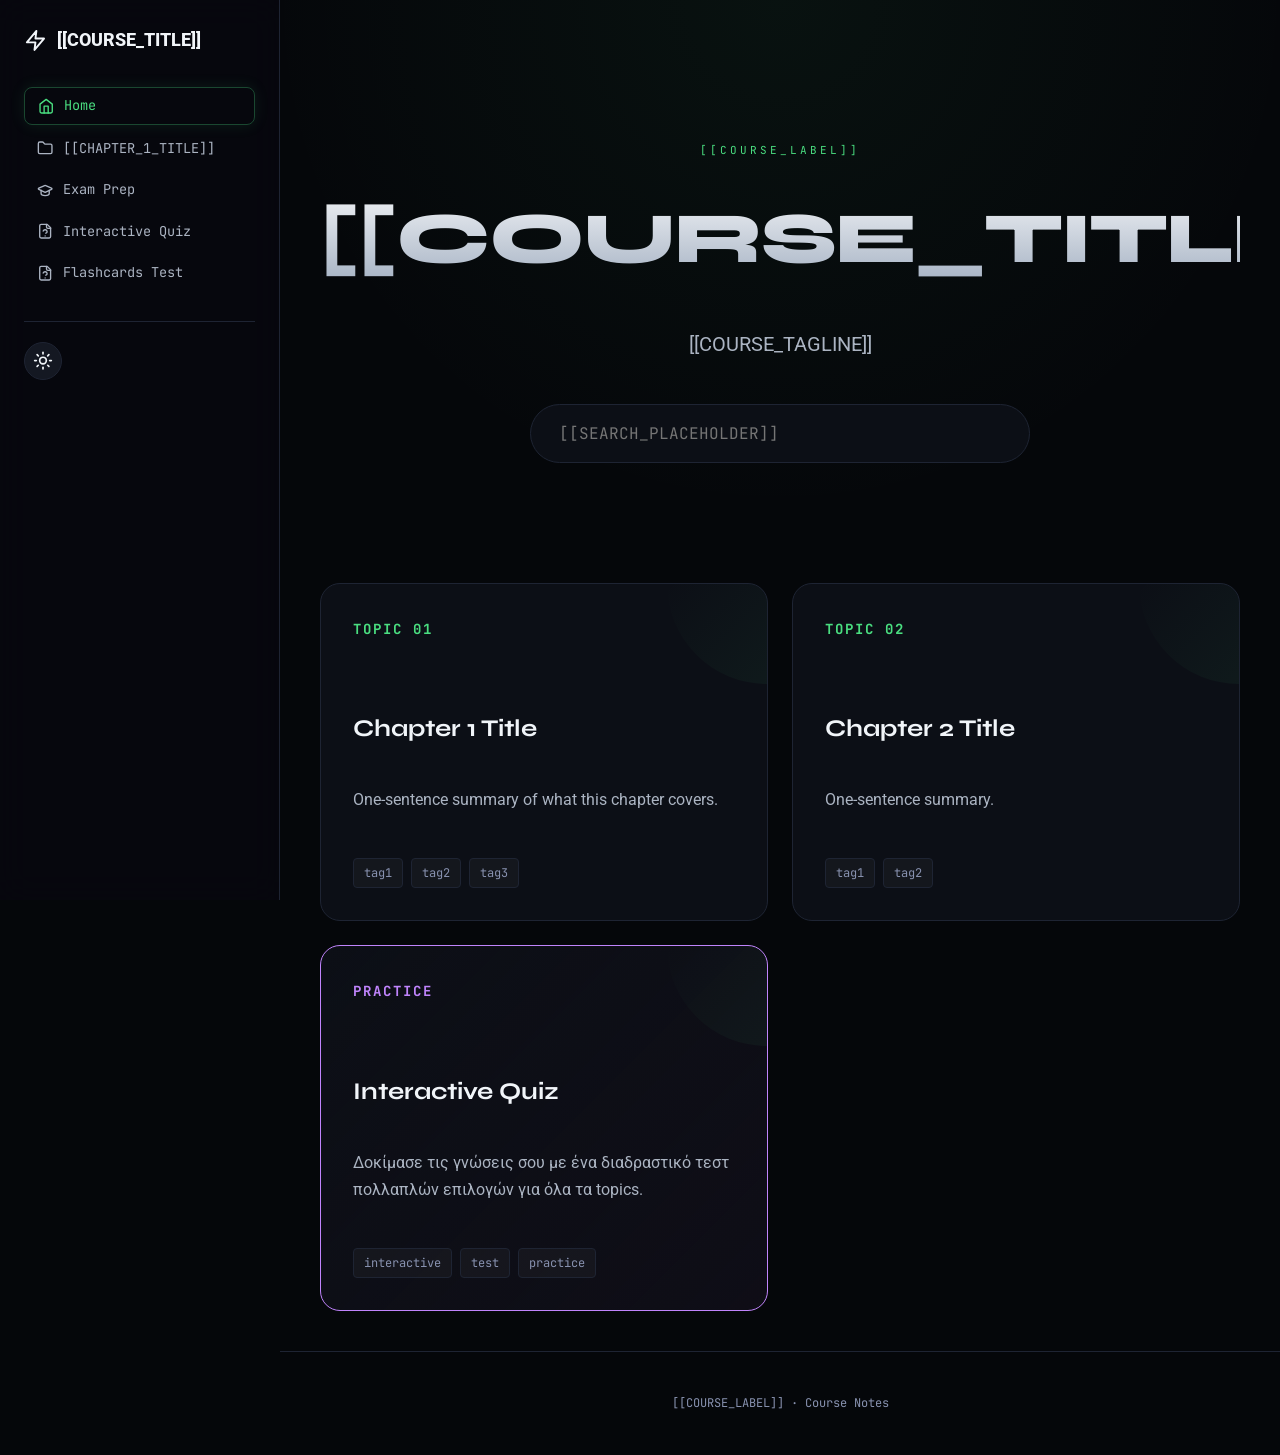
<file: skills/webnotes-builder/assets/index.html>
<!DOCTYPE html>
<!--
  📝 COURSE HUB TEMPLATE — copy to ../index.html
  Replace placeholders, then add one <a class="topic-card"> per chapter.

  Required edits:
    [[LANG]]                - 'el' or 'en'
    [[COURSE_TITLE]]        - shown in browser tab + h1 ("Algorithms · Course Notes")
    [[COURSE_LABEL]]        - small hero label ("CS3 · Algorithms")
    [[COURSE_TAGLINE]]      - one-sentence description
    [[SEARCH_PLACEHOLDER]]  - placeholder text for the search box

  For each chapter, add a <a class="topic-card"> block (see existing examples below
  in the body — copy and edit, don't manually construct from scratch).

  If exam material exists:
    - PASS goal mode  → uncomment the FULL-WIDTH exam-first hero card (top of the grid)
                        and make the hero <p> point to it («Ξεκίνα από το 🎯 Exam Prep»)
    - MASTER goal mode → uncomment the orange Exam Prep card (before the quiz card)
  For courses with natural modules, use the grid-group dividers to group chapter cards
  (see references/04-html-components.md §25).
  The Interactive Quiz card at the end is purple-themed by design — keep it as-is.
-->
<html lang="[[LANG]]">
<head>
    <meta charset="UTF-8">
    <meta name="viewport" content="width=device-width, initial-scale=1.0">
    <title>[[COURSE_TITLE]]</title>
    <link href="https://fonts.googleapis.com/css2?family=JetBrains+Mono:wght@400;600;700&family=Syne:wght@400;700;800&family=Lora:ital,wght@0,400;0,600;1,400&display=swap" rel="stylesheet">
    <link rel="stylesheet" href="styles/base.css">
    <style>
        :root {
            --bg:#05070a; --surf:#0c0f16; --surf2:#141822; --border:#1e2433;
            --green:#4ade80; --green-rgb:74,222,128;
            --blue:#60a5fa;  --purple:#c084fc;
            --orange:#fb923c; --orange-rgb:251,146,60;
            --txt:#f1f5f9; --muted:#94a3b8; --dim:#475569;
        }
        .hub-hero {
            padding: 140px 40px 80px;
            text-align: center;
            background: radial-gradient(circle at 50% 0%, rgba(74,222,128,0.05) 0%, transparent 70%);
        }
        .hub-hero h1 {
            font-family: 'Syne', sans-serif;
            font-size: clamp(2.5rem, 8vw, 4.5rem);
            font-weight: 800;
            letter-spacing: -2px;
            margin-bottom: 20px;
            background: linear-gradient(to bottom, #fff, #94a3b8);
            -webkit-background-clip: text;
            -webkit-text-fill-color: transparent;
        }
        .hub-hero p {
            font-size: 1.25rem; color: var(--muted);
            max-width: 700px; margin: 0 auto 40px;
        }
        .search-container { max-width: 500px; margin: 0 auto; position: relative; }
        .search-container input {
            width: 100%;
            background: var(--surf); border: 1px solid var(--border);
            padding: 1.125rem 1.75rem; border-radius: 6.25rem;
            color: var(--txt); font-family: 'JetBrains Mono', monospace;
            font-size: 1rem; outline: none;
            transition: var(--transition);
        }
        .search-container input:focus {
            border-color: var(--green);
            box-shadow: 0 0 20px rgba(74,222,128,0.1);
        }
        .topics-grid {
            display: grid;
            grid-template-columns: repeat(auto-fill, minmax(300px, 1fr));
            gap: 24px; padding: 40px;
            max-width: 1240px; margin: 0 auto;
        }
        .topic-card {
            background: var(--surf); border: 1px solid var(--border);
            border-radius: 20px; padding: 32px;
            text-decoration: none;
            transition: all 0.3s cubic-bezier(0.4, 0, 0.2, 1);
            position: relative; overflow: hidden;
            display: flex; flex-direction: column; gap: 16px;
        }
        .topic-card:hover {
            transform: translateY(-8px);
            border-color: var(--green); background: var(--surf2);
            box-shadow: 0 20px 40px rgba(0,0,0,0.3);
        }
        .topic-card::before {
            content: ''; position: absolute; top: 0; right: 0;
            width: 100px; height: 100px;
            background: linear-gradient(135deg, transparent, rgba(var(--green-rgb), 0.05));
            border-radius: 0 0 0 100%;
            transition: var(--transition);
        }
        .topic-card:hover::before {
            width: 150px; height: 150px;
            background: linear-gradient(135deg, transparent, rgba(var(--green-rgb), 0.1));
        }
        .topic-num {
            font-family: 'JetBrains Mono', monospace;
            color: var(--green); font-size: 0.875rem;
            font-weight: 700; letter-spacing: 2px;
        }
        .topic-card h3 {
            font-family: 'Syne', sans-serif;
            font-size: 1.5rem; color: var(--txt); font-weight: 700;
        }
        .topic-card p { color: var(--muted); font-size: 1rem; line-height: 1.7; }
        .topic-tags { display: flex; gap: 8px; flex-wrap: wrap; margin-top: auto; }
        .tag {
            font-size: 0.75rem; font-family: 'JetBrains Mono', monospace;
            color: var(--dim); background: rgba(255,255,255,0.03);
            padding: 0.1875rem 0.625rem; border-radius: 4px;
            border: 1px solid var(--border);
        }
    </style>
    <script src="js/nav.js" defer></script>
</head>
<body>
    <div id="site-nav"></div>

    <div class="hub-hero">
        <div class="hero-label">[[COURSE_LABEL]]</div>
        <h1>[[COURSE_TITLE]]</h1>
        <p>[[COURSE_TAGLINE]]</p>

        <div class="search-container">
            <input type="text" id="topic-search" placeholder="[[SEARCH_PLACEHOLDER]]">
        </div>
    </div>

    <div class="topics-grid">

        <!-- ═══ PASS MODE: exam-first hero card — FIRST card, full-width («ΞΕΚΙΝΑ ΑΠΟ ΕΔΩ»).
             Uncomment only in PASS goal mode; see references/04-html-components.md §21. ═══ -->
        <!--
        <a href="exam_prep.html" class="topic-card" style="grid-column:1/-1; border-color: var(--green); background: linear-gradient(135deg, var(--surf), rgba(74,222,128,0.10)); flex-direction: row; align-items: center; gap: 24px; flex-wrap: wrap;">
            <div style="font-size:3rem; line-height:1;">🎯</div>
            <div style="flex:1; min-width:240px;">
                <div class="topic-num" style="color: var(--green);">ΞΕΚΙΝΑ ΑΠΟ ΕΔΩ · 1-DAY PREP</div>
                <h3 style="margin:4px 0;">[[EXAM_HERO_TITLE]]</h3>
                <p style="margin:0;">[[EXAM_HERO_SUMMARY — recurrence finding + «έτοιμες πρότυπες απαντήσεις»]]</p>
            </div>
            <div class="topic-tags" style="margin:0;">
                <span class="tag" style="border-color:rgba(74,222,128,0.4); color:var(--green);">model answers</span><span class="tag">proofs</span>
            </div>
        </a>
        -->

        <!-- ═══ Optional grid-group divider — repeat per course module ═══ -->
        <!--
        <div class="grid-group" style="grid-column:1/-1; display:flex; align-items:center; gap:14px; margin:22px 0 -6px;">
            <span style="font-family:'JetBrains Mono',monospace; font-size:0.85rem; letter-spacing:3px; color:var(--green); text-transform:uppercase;">① [[MODULE_NAME]]</span>
            <span style="flex:1; height:1px; background:rgba(var(--green-rgb),0.3);"></span>
        </div>
        -->

        <!-- ─── ONE CARD PER CHAPTER — edit, copy, duplicate as needed ───  -->

        <a href="topic1_<slug>.html" class="topic-card">
            <div class="topic-num">TOPIC 01</div>
            <h3>Chapter 1 Title</h3>
            <p>One-sentence summary of what this chapter covers.</p>
            <div class="topic-tags">
                <span class="tag">tag1</span><span class="tag">tag2</span><span class="tag">tag3</span>
            </div>
        </a>

        <a href="topic2_<slug>.html" class="topic-card">
            <div class="topic-num">TOPIC 02</div>
            <h3>Chapter 2 Title</h3>
            <p>One-sentence summary.</p>
            <div class="topic-tags">
                <span class="tag">tag1</span><span class="tag">tag2</span>
            </div>
        </a>

        <!-- ...more chapter cards... -->

        <!-- ─── Exam Prep card (orange, before the quiz card) — include ONLY if exam
             material exists; see references/11-exam-prep.md §10 ─── -->
        <!--
        <a href="exam_prep.html" class="topic-card"
           style="border-color: var(--orange); background: linear-gradient(135deg, var(--surf), rgba(251, 146, 60, 0.06));">
            <div class="topic-num" style="color: var(--orange);">EXAM PREP</div>
            <h3>[[EXAM_PREP_TITLE]] 🎯</h3>
            <p>[[EXAM_PREP_SUMMARY]]</p>
            <div class="topic-tags">
                <span class="tag">solved</span><span class="tag">patterns</span><span class="tag">drills</span>
            </div>
        </a>
        -->

        <!-- ─── Flashcards Test card (purple, before the quiz card) — include ONLY if flashcard data exists; see references/11-exam-prep.md §8b ─── -->
        <!--
        <a href="flashcards.html" class="topic-card" style="border-color: var(--purple); background: linear-gradient(135deg, var(--surf), rgba(192, 132, 252, 0.05));">
            <div class="topic-num" style="color: var(--purple);">FLASHCARDS</div>
            <h3>Flashcards Test 🗂️</h3>
            <p>Κάρτες θεωρίας (ερωτήσεις ανάπτυξης) με υποδείξεις — πέρνα τες όλες μαζί σαν τεστ.</p>
            <div class="topic-tags">
                <span class="tag">theory</span><span class="tag">flip cards</span><span class="tag">self-test</span>
            </div>
        </a>
        -->

        <!-- ─── Interactive Quiz card (keep at end, purple-themed) ─── -->
        <a href="interactive_quiz.html" class="topic-card" style="border-color: var(--purple); background: linear-gradient(135deg, var(--surf), rgba(192, 132, 252, 0.05));">
            <div class="topic-num" style="color: var(--purple);">PRACTICE</div>
            <h3>Interactive Quiz</h3>
            <p>Δοκίμασε τις γνώσεις σου με ένα διαδραστικό τεστ πολλαπλών επιλογών για όλα τα topics.</p>
            <div class="topic-tags">
                <span class="tag">interactive</span><span class="tag">test</span><span class="tag">practice</span>
            </div>
        </a>

    </div>

    <div class="footer">[[COURSE_LABEL]] · Course Notes</div>
</body>
</html>
</file>
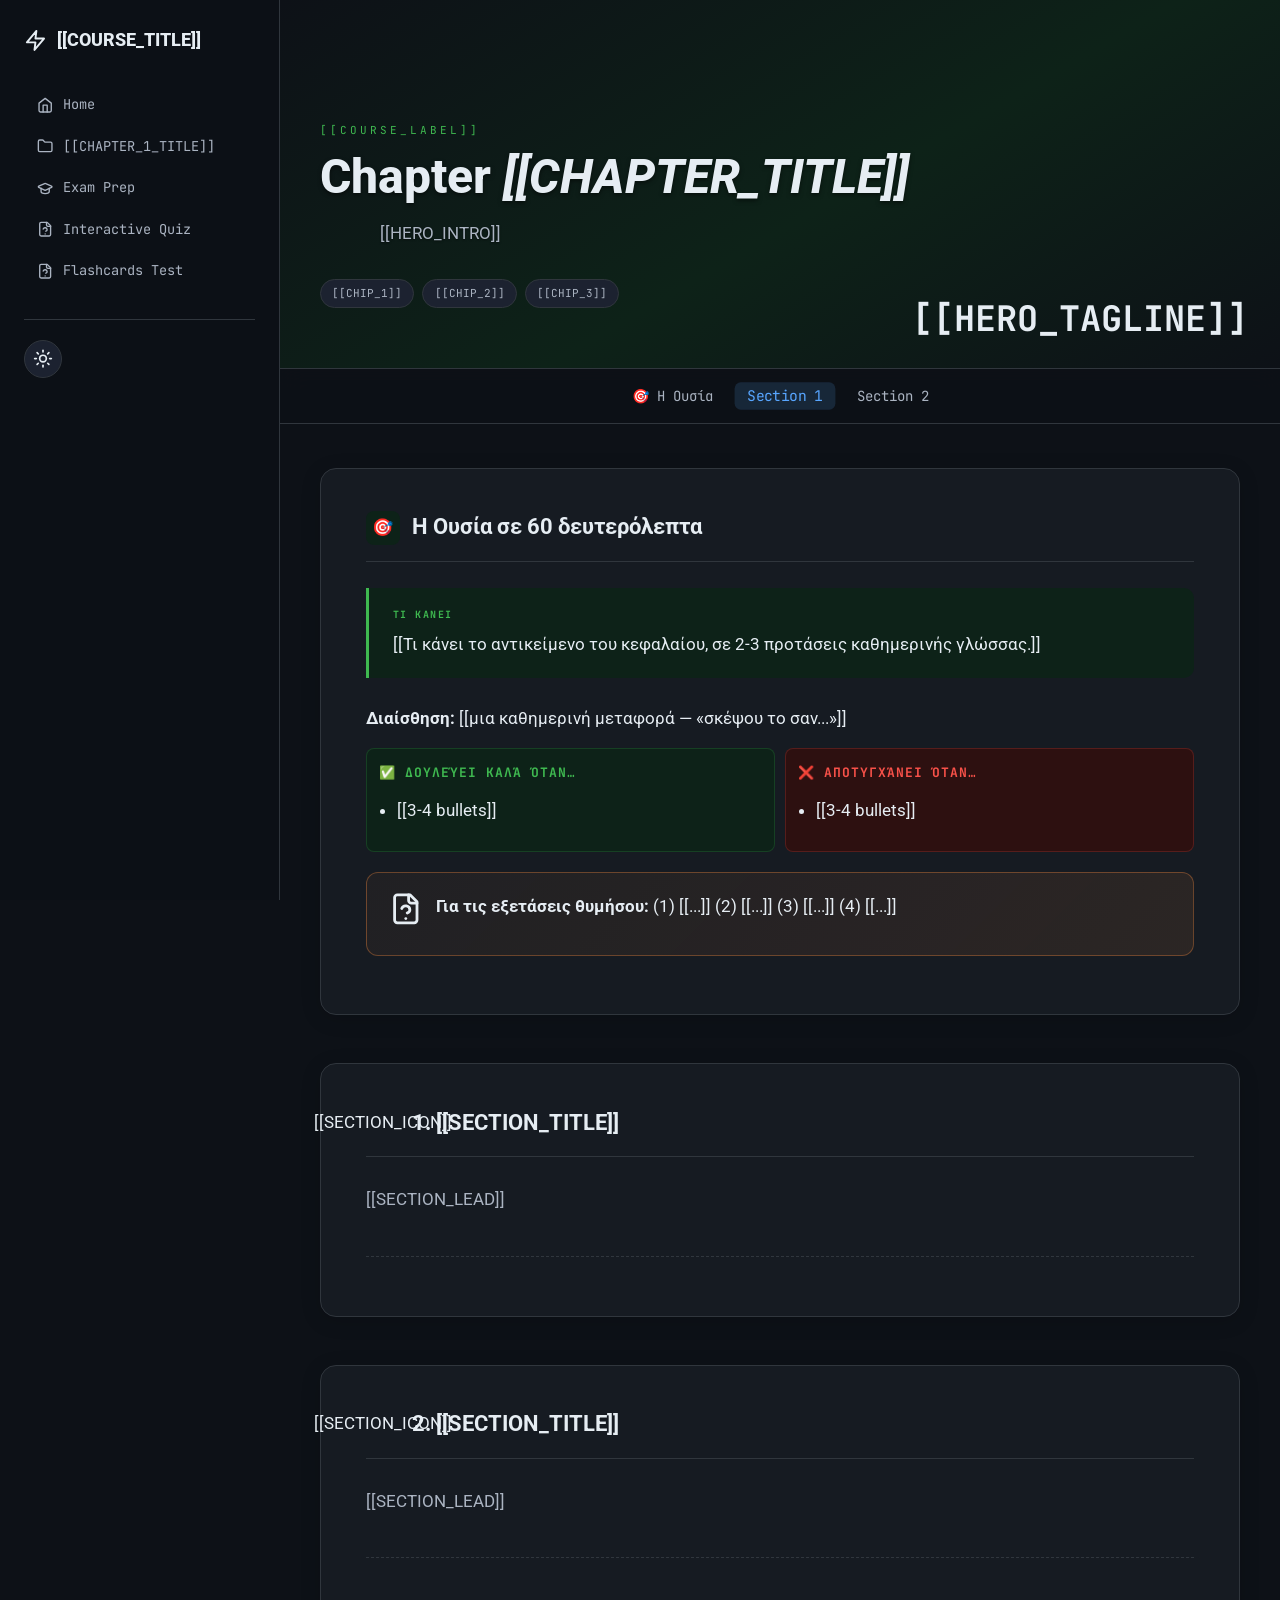
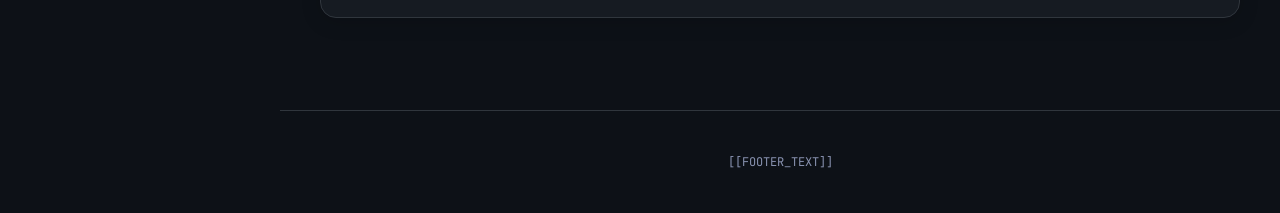
<file: skills/webnotes-builder/assets/chapter.html>
<!DOCTYPE html>
<!--
  📝 CHAPTER TEMPLATE — copy this file to topic<N>_<slug>.html in the WORKSPACE ROOT
  (next to index.html — NOT inside _build/, which only holds outlines/state).
  Replace every [[PLACEHOLDER]] with chapter-specific content.

  Required edits before saving:
    [[LANG]]               - 'el' for Greek, 'en' for English (page-level lang attr)
    [[CHAPTER_TITLE]]      - what appears in browser tab and page title
    [[ACCENT_COLOR]]       - one of: blue, green, yellow, red, cyan, purple, orange
                             (this drives the hero gradient & section icon colors)
    [[ACCENT_DIM]]         - matching dim variant: bdim, gdim, ydim, rdim, cdim, pdim, odim
    [[ACCENT_HEX]]         - the hex matching ACCENT_COLOR (e.g. #3fb950 for green)
    [[ACCENT_RGB]]         - the matching --*-rgb value (e.g. 63,185,80)
    [[HERO_TAGLINE]]       - small text in hero background (e.g. '$ command' or 'O(n log n)')
    [[COURSE_LABEL]]       - short course tag (e.g. "K24 · Topic N")
    [[HERO_INTRO]]         - one-paragraph chapter overview
    [[CHIP_*]]             - keyword chips below the intro
    [[TOPIC_ID]]           - e.g. "topic6" — must match key in data/questions.js
    [[FOOTER_TEXT]]        - bottom-of-page label

  Section template repeats N times (one per section). For each section, replace:
    [[SECTION_ID]]         - unique id (e.g. "mutexes", "prodcons")
    [[SECTION_NUM]]        - section number (1, 2, 3, ...)
    [[SECTION_ICON]]       - emoji
    [[SECTION_TITLE]]      - human-readable title
    [[SECTION_LEAD]]       - 1-2 sentence intro paragraph

  Drop the comments at the end. See references/04-html-components.md for what to put
  inside each section body.
-->
<html lang="[[LANG]]">
<head>
<meta charset="UTF-8">
<meta name="viewport" content="width=device-width, initial-scale=1.0">
<title>Topic N · [[CHAPTER_TITLE]]</title>
<link href="https://fonts.googleapis.com/css2?family=JetBrains+Mono:wght@400;600;700&family=Roboto:ital,wght@0,400;0,500;0,700;1,400&display=swap" rel="stylesheet">
<link rel="stylesheet" href="styles/base.css">
<link rel="stylesheet" href="styles/layout.css">
<link rel="stylesheet" href="styles/components.css">
<style>
:root{
  --bg:#0d1117;--bg-rgb:13,17,23;--surf:#161b22;--surf2:#1c2230;--border:#30363d;
  --blue:#58a6ff;--blue-rgb:88,166,255;--bdim:#0d1f40;
  --green:#3fb950;--green-rgb:63,185,80;--gdim:#0d2218;
  --yellow:#e3b341;--ydim:#2d2208;
  --red:#f85149;--rdim:#2d1010;
  --cyan:#39d4c8;--cdim:#0a2422;
  --purple:#bc8cff;--purple-rgb:188,140,255;--pdim:#1a1040;
  --orange:#f0883e;--orange-rgb:240,136,62;--odim:#2d1800;
  --txt:#e6edf3;--muted:#8b949e;--dim:#6e7681;
}
/* ── CHAPTER ACCENT — replace [[ACCENT_HEX]], [[ACCENT_DIM]], [[ACCENT_RGB]] ── */
.hero{background:linear-gradient(150deg,#0d1117 0%,var(--[[ACCENT_DIM]]) 55%,#0d1117 100%)}
.hero::after{
  content:'[[HERO_TAGLINE]]';
  position:absolute;right:32px;bottom:16px;
  font-family:'JetBrains Mono',monospace;
  font-size:clamp(1rem,3vw,2.2rem);
  color:rgba([[ACCENT_RGB]],.06);
  pointer-events:none;font-weight:700;
}

/* ── SYNTAX HIGHLIGHTING (required if chapter has code) ── */
.cb{background:#060a10}
.kw{color:var(--blue);font-weight:600}
.fn{color:var(--yellow);font-weight:600}
.st{color:var(--orange)}
.cm{color:var(--dim);font-style:italic}
.nm{color:var(--purple)}
.tp{color:var(--cyan)}
.mc{color:var(--purple);font-weight:600}
.pr{color:var(--muted)}

/* ── COMMON HELPER CLASSES ── */
.struct-box{background:#060a10;border:1px solid var(--border);border-radius:10px;padding:18px 22px;font-family:'JetBrains Mono',monospace;line-height:2}
.sf-type{color:var(--cyan)}.sf-field{color:var(--txt)}.sf-comment{color:var(--dim);font-style:italic}
.thread-diagram{background:#060a10;border:1px solid var(--border);border-radius:10px;padding:18px;font-family:'JetBrains Mono',monospace;text-align:center;line-height:2.4}
.compare{display:grid;grid-template-columns:1fr 1fr;gap:10px;margin:12px 0}
.good-side{background:var(--gdim);border:1px solid rgba(63,185,80,.2);border-radius:8px;padding:12px}
.bad-side{background:var(--rdim);border:1px solid rgba(248,81,73,.2);border-radius:8px;padding:12px}
.side-label{font-size:0.8125rem;font-family:'JetBrains Mono',monospace;letter-spacing:1px;font-weight:700;margin-bottom:0.5rem;text-transform:uppercase}
.retval-row{display:flex;gap:10px;flex-wrap:wrap;margin:12px 0}
.retval{flex:1;min-width:120px;background:var(--surf);border:1px solid var(--border);border-radius:8px;padding:12px;text-align:center}
.retval-num{font-family:'JetBrains Mono',monospace;font-weight:700;margin-bottom:4px}
.retval-desc{color:var(--muted)}

/* ── OPTIONAL: Load MathJax for math-heavy chapters (uncomment if needed) ── */
/* See references/04-html-components.md §17 for MathJax instructions. */
</style>
<script src="js/nav.js" defer></script>
<script src="data/questions.js" defer></script>
<script src="js/quiz-loader.js" defer></script>
</head>
<body>
<div id="site-nav"></div>

<!-- ═══════════════════════ HERO ═══════════════════════ -->
<div class="hero">
  <div class="hero-label">[[COURSE_LABEL]]</div>
  <h1>Chapter <em>[[CHAPTER_TITLE]]</em></h1>
  <p>[[HERO_INTRO]]</p>
  <div class="chips">
    <span class="chip">[[CHIP_1]]</span>
    <span class="chip">[[CHIP_2]]</span>
    <span class="chip">[[CHIP_3]]</span>
  </div>
</div>

<!-- ═══════════════════════ TABLE OF CONTENTS ═══════════════════════ -->
<nav class="toc">
  <a href="#essence">🎯 Η Ουσία</a>
  <a href="#section1">Section 1</a>
  <a href="#section2">Section 2</a>
  <!-- add one <a> per section, hrefs must match section ids -->
</nav>

<div class="wrap">

<!-- ═══════════════════════ ESSENCE (intuition-first TL;DR) ═══════════════════════
     Mandatory in PASS goal mode, recommended in MASTER. Four fixed parts, NO formulas.
     Full spec: references/04-html-components.md §24. -->
<section id="essence">
  <div class="sh">
    <div class="sh-icon" style="background:var(--gdim)">🎯</div>
    <h2>Η Ουσία σε 60 δευτερόλεπτα</h2>
  </div>

  <div class="gbox">
    <div class="lbl" style="color:var(--green)">ΤΙ ΚΑΝΕΙ</div>
    [[Τι κάνει το αντικείμενο του κεφαλαίου, σε 2-3 προτάσεις καθημερινής γλώσσας.]]
  </div>

  <p style="margin-bottom:14px">
    <strong>Διαίσθηση:</strong> [[μια καθημερινή μεταφορά — «σκέψου το σαν...»]]
  </p>

  <div class="compare">
    <div class="good-side">
      <div class="side-label" style="color:var(--green)">✅ Δουλεύει καλά όταν…</div>
      <ul style="font-size:0.86rem;padding-left:18px;line-height:1.7;margin:0">
        <li>[[3-4 bullets]]</li>
      </ul>
    </div>
    <div class="bad-side">
      <div class="side-label" style="color:var(--red)">❌ Αποτυγχάνει όταν…</div>
      <ul style="font-size:0.86rem;padding-left:18px;line-height:1.7;margin:0">
        <li>[[3-4 bullets]]</li>
      </ul>
    </div>
  </div>

  <div class="tip">
    <div class="tip-icon">📝</div>
    <div class="tip-text">
      <strong>Για τις εξετάσεις θυμήσου:</strong> (1) [[...]] (2) [[...]] (3) [[...]] (4) [[...]]
      <!-- numbered gradeable points — from _build/exam_patterns.md when it exists -->
    </div>
  </div>
  <!-- no .section-quiz here — quizzes start with the real sections -->
</section>

<!-- ═══════════════════════ SECTION 1 ═══════════════════════ -->
<section id="section1">
  <div class="sh">
    <div class="sh-icon" style="background:var(--[[ACCENT_DIM]])">[[SECTION_ICON]]</div>
    <h2>1. [[SECTION_TITLE]]</h2>
  </div>

  <p style="color:var(--muted);margin-bottom:14px">
    [[SECTION_LEAD]]
  </p>

  <!--
    Section body. Use components from references/04-html-components.md:
      - <div class="grid2"> for 2-column layouts
      - <div class="card"> for content cards
      - <div class="tip"> for tips/mnemonics
      - <div class="ibox"> / .wbox / .rbox / .gbox for callouts
      - <div class="cb">...</div> for code blocks
      - <table class="vtbl"> for comparison tables
      - <div class="struct-box"> for struct/data layout visualizations
      - <div class="thread-diagram"> for SVG/code trace diagrams (no ASCII art)
  -->

  <!-- MANDATORY: Per-section quiz placeholder. data-section must match this section's id. -->
  <div class="section-quiz" data-topic="[[TOPIC_ID]]" data-section="section1"></div>
</section>

<!-- ═══════════════════════ SECTION 2 ═══════════════════════ -->
<section id="section2">
  <div class="sh">
    <div class="sh-icon" style="background:var(--[[ACCENT_DIM]])">[[SECTION_ICON]]</div>
    <h2>2. [[SECTION_TITLE]]</h2>
  </div>

  <p style="color:var(--muted);margin-bottom:14px">
    [[SECTION_LEAD]]
  </p>

  <!-- body -->

  <div class="section-quiz" data-topic="[[TOPIC_ID]]" data-section="section2"></div>
</section>

<!-- Add more sections following the same pattern. Aim for 8-14 sections per chapter. -->

</div>

<div class="footer">[[FOOTER_TEXT]]</div>
</body>
</html>
</file>
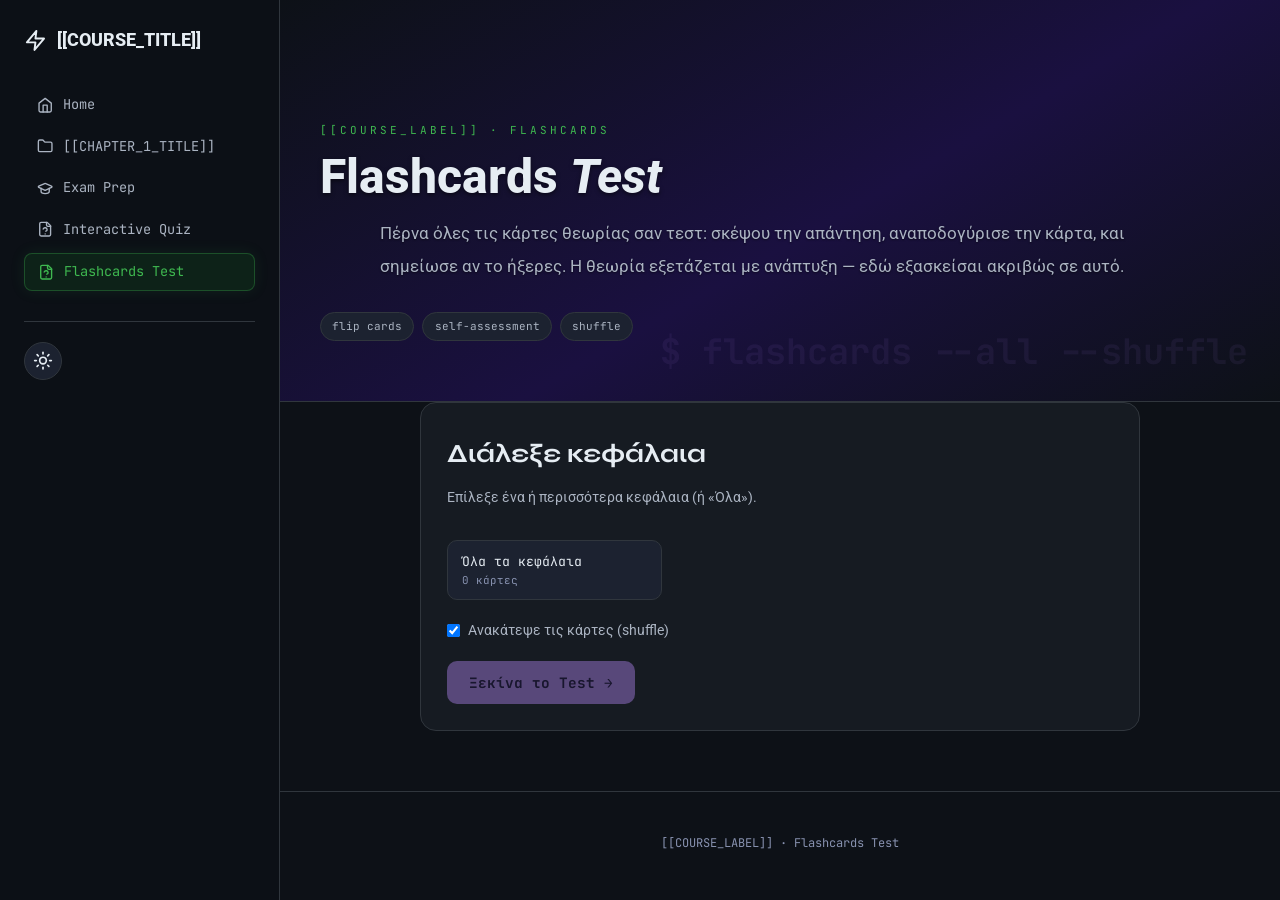
<file: skills/webnotes-builder/assets/flashcards.html>
<!DOCTYPE html>
<html lang="[[LANG]]">
<head>
<meta charset="UTF-8">
<meta name="viewport" content="width=device-width, initial-scale=1.0">
<title>Flashcards Test · [[COURSE_TITLE]]</title>
<link href="https://fonts.googleapis.com/css2?family=JetBrains+Mono:wght@400;600;700&family=Syne:wght@700;800&family=Roboto:ital,wght@0,400;0,500;0,700;1,400&display=swap" rel="stylesheet">
<link rel="stylesheet" href="styles/base.css">
<link rel="stylesheet" href="styles/layout.css">
<link rel="stylesheet" href="styles/components.css">
<style>
:root{
  --bg:#0d1117;--bg-rgb:13,17,23;--surf:#161b22;--surf2:#1c2230;--border:#30363d;
  --blue:#58a6ff;--blue-rgb:88,166,255;--bdim:#0d1f40;
  --green:#3fb950;--green-rgb:63,185,80;--gdim:#0d2218;
  --yellow:#e3b341;--ydim:#2d2208;
  --red:#f85149;--rdim:#2d1010;
  --cyan:#39d4c8;--cdim:#0a2422;
  --purple:#bc8cff;--purple-rgb:188,140,255;--pdim:#1a1040;
  --orange:#f0883e;--orange-rgb:240,136,62;--odim:#2d1800;
  --txt:#e6edf3;--muted:#8b949e;--dim:#6e7681;
}
.hero{background:linear-gradient(150deg,var(--bg) 0%,var(--pdim) 55%,var(--bg) 100%)}
.hero::after{
  content:'$ flashcards --all --shuffle';
  position:absolute;right:32px;bottom:16px;
  font-family:'JetBrains Mono',monospace;font-size:clamp(1rem,3vw,2.2rem);
  color:rgba(188,140,255,.07);pointer-events:none;font-weight:700;
}
</style>
<script src="js/nav.js" defer></script>
<script src="data/flashcards.js" defer></script>
<script src="js/flashcards.js" defer></script>
</head>
<body>
<div id="site-nav"></div>

<div class="hero">
  <div class="hero-label">[[COURSE_LABEL]] · Flashcards</div>
  <h1>Flashcards <em>Test</em></h1>
  <p>Πέρνα όλες τις κάρτες θεωρίας σαν τεστ: σκέψου την απάντηση, αναποδογύρισε την κάρτα, και σημείωσε αν το ήξερες. Η θεωρία εξετάζεται με ανάπτυξη — εδώ εξασκείσαι ακριβώς σε αυτό.</p>
  <div class="chips">
    <span class="chip">flip cards</span>
    <span class="chip">self-assessment</span>
    <span class="chip">shuffle</span>
  </div>
</div>

<div id="fc-test" class="fctest-wrap">

  <!-- START -->
  <div id="fc-start" class="fctest-card">
    <h2 style="font-family:'Syne',sans-serif;margin-bottom:6px">Διάλεξε κεφάλαια</h2>
    <p style="color:var(--muted);font-size:0.9rem">Επίλεξε ένα ή περισσότερα κεφάλαια (ή «Όλα»).</p>
    <div id="fc-topic-grid" class="fc-topic-grid"></div>
    <label style="display:flex;align-items:center;gap:8px;color:var(--muted);font-size:0.85rem;margin:6px 0 18px">
      <input type="checkbox" id="fc-shuffle" checked> Ανακάτεψε τις κάρτες (shuffle)
    </label>
    <button id="fc-start-btn" class="fc-primary-btn" disabled>Ξεκίνα το Test →</button>
  </div>

  <!-- STAGE -->
  <div id="fc-stage" class="fctest-card" style="display:none">
    <div class="fctest-progress">
      <span>Κάρτα <span id="fc-cur">1</span> / <span id="fc-tot">10</span></span>
      <span id="fc-chap" style="color:var(--purple)"></span>
    </div>
    <div class="fctest-bar"><div id="fc-fill" style="width:0%"></div></div>

    <div id="fc-stage-card" class="flip-card fctest-stage-card" tabindex="0"></div>

    <div class="fctest-controls">
      <button id="fc-prev" class="fc-ctrl">← Προηγούμενη</button>
      <button id="fc-flip" class="fc-ctrl">↻ Αναποδογύρισε</button>
      <button id="fc-dunno" class="fc-ctrl dunno">✗ Δεν το ήξερα</button>
      <button id="fc-know" class="fc-ctrl know">✓ Το ήξερα</button>
    </div>
  </div>

  <!-- RESULTS -->
  <div id="fc-results" class="fctest-card" style="display:none;text-align:center">
    <div class="fc-score-num" id="fc-score">0%</div>
    <h2 style="font-family:'Syne',sans-serif;margin:6px 0 4px">Ολοκληρώθηκε!</h2>
    <p id="fc-score-detail" style="color:var(--muted);margin-bottom:24px"></p>
    <button id="fc-restart" class="fc-primary-btn">↺ Νέο Test</button>
  </div>

</div>

<div class="footer">[[COURSE_LABEL]] · Flashcards Test</div>
</body>
</html>
</file>
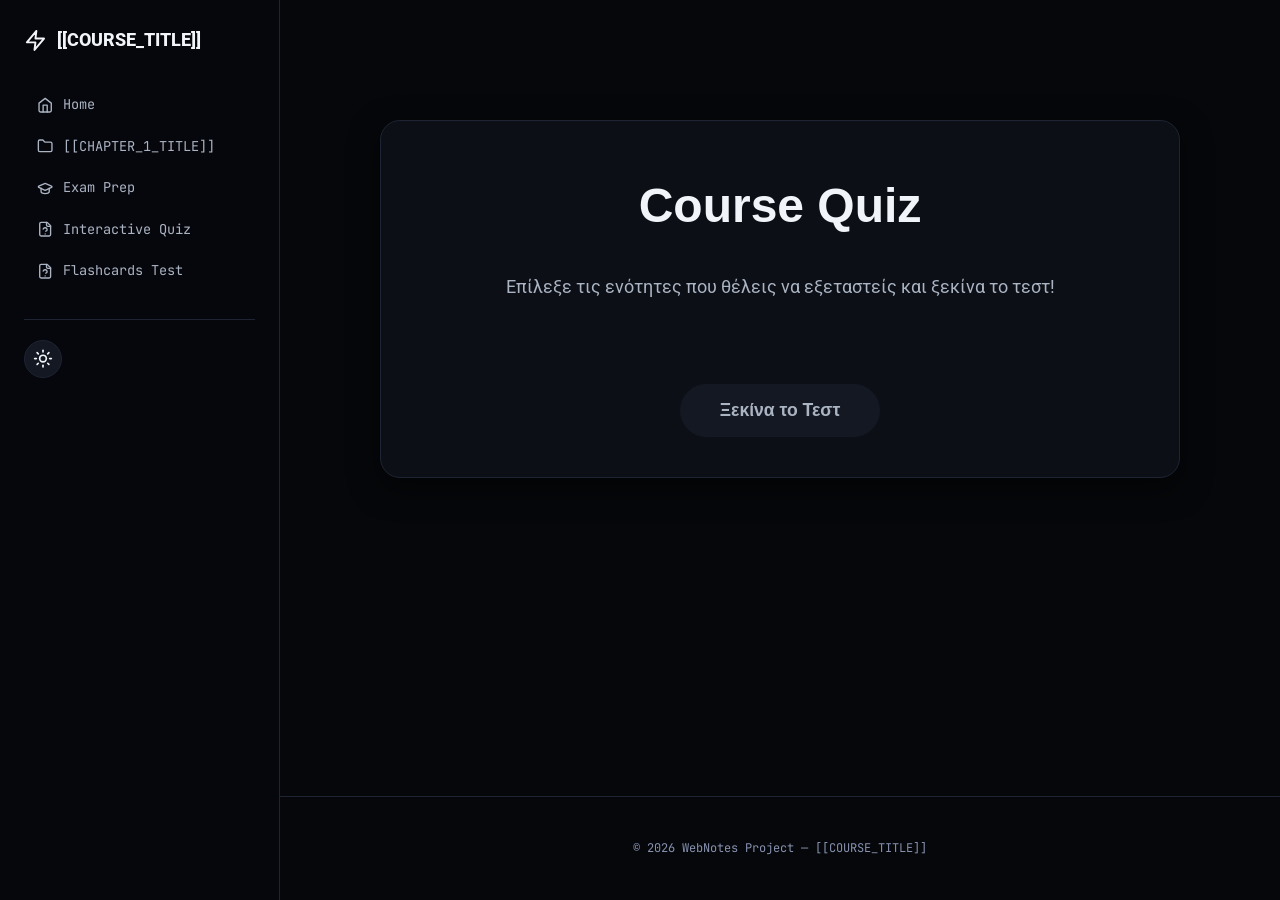
<file: skills/webnotes-builder/assets/interactive-quiz.html>
<!DOCTYPE html>
<!--
  📝 INTERACTIVE QUIZ TEMPLATE — copy to ../interactive_quiz.html

  This is the CROSS-CHAPTER quiz page. It reads from data/questions.js automatically
  and aggregates questions from ALL chapters.

  Required edits:
    [[LANG]]             - 'el' or 'en'
    [[COURSE_TITLE]]     - shown in tab title (e.g. "Algorithms · Interactive Quiz")
    [[QUIZ_TAGLINE]]     - intro sentence on the start screen

  Dependencies (must exist in parent dir):
    - styles/base.css            (shared)
    - styles/quiz.css            (copy from assets/styles/quiz.css)
    - js/nav.js                  (shared)
    - js/interactive_quiz.js     (copy from assets/js/interactive_quiz.js)
    - data/questions.js          (your quiz data)
-->
<html lang="[[LANG]]">
<head>
    <meta charset="UTF-8">
    <meta name="viewport" content="width=device-width, initial-scale=1.0">
    <title>[[COURSE_TITLE]] · Interactive Quiz</title>
    
    <!-- Fonts -->
    <link rel="preconnect" href="https://fonts.googleapis.com">
    <link rel="preconnect" href="https://fonts.gstatic.com" crossorigin>
    <link href="https://fonts.googleapis.com/css2?family=JetBrains+Mono:wght@400;700&family=Roboto:ital,wght@0,400;0,500;0,700;1,400&display=swap" rel="stylesheet">
    
    <!-- Styles -->
    <link rel="stylesheet" href="styles/base.css">
    <link rel="stylesheet" href="styles/quiz.css">
    <style>
        :root {
            --bg: #05070a;
            --surf: #0c0f16;
            --surf2: #141822;
            --border: #1e2433;
            --green: #4ade80;
            --green-rgb: 74, 222, 128;
            --blue: #60a5fa;
            --purple: #c084fc;
            --orange: #fb923c;
            --orange-rgb: 251, 146, 60;
            --txt: #f1f5f9;
            --muted: #94a3b8;
            --dim: #475569;
        }
    </style>
</head>
<body class="quiz-page-body">

    <!-- Navigation Hub -->
    <div id="site-nav"></div>

    <main class="quiz-app-container">
        <!-- Start Screen -->
        <div id="start-screen" class="glass-card start-screen">
            <h1>Course Quiz</h1>
            <p>Επίλεξε τις ενότητες που θέλεις να εξεταστείς και ξεκίνα το τεστ!</p>
            
            <div id="topic-selector" class="topic-selector">
                <!-- Buttons will be injected by JS -->
            </div>
            
            <button id="start-btn" class="start-quiz-btn" disabled>Ξεκίνα το Τεστ</button>
        </div>

        <!-- Quiz Interface -->
        <div id="quiz-interface" class="glass-card" style="display: none;">
            <div class="quiz-header">
                <div class="q-progress" id="progress-text">Ερώτηση <span id="current-num">1</span> από <span id="total-num">10</span></div>
                <div class="q-timer">
                    <button id="view-toggle-btn" class="view-toggle-btn" style="background: transparent; border: 1px solid var(--border); color: var(--txt); padding: 5px 10px; border-radius: 5px; cursor: pointer; font-family: 'JetBrains Mono', monospace; font-size: 0.8rem; transition: var(--transition);">Λίστα</button>
                </div>
            </div>
            
            <div class="progress-bar-container" id="progress-bar-container">
                <div id="progress-fill" class="progress-fill"></div>
            </div>
            
            <div id="questions-wrapper">
                <!-- Dynamically populated question blocks -->
            </div>
        </div>

        <!-- Results Screen -->
        <div id="results-screen" class="glass-card results-screen" style="display: none;">
            <div class="score-circle">
                <div id="score-num" class="score-num">0</div>
                <div class="score-label">Σκορ</div>
            </div>
            <h2 id="final-score-title" style="font-family: 'Syne', sans-serif; margin-bottom: 10px;">Ολοκληρώθηκε!</h2>
            <p id="final-score-text" style="color: var(--muted); margin-bottom: 30px;"></p>
            
            <button id="restart-btn" class="restart-btn">Δοκίμασε Ξανά</button>
        </div>
    </main>

    <footer class="footer">
        &copy; 2026 WebNotes Project — [[COURSE_TITLE]]
    </footer>

    <!-- Scripts -->
    <script src="js/nav.js"></script>
    <script src="data/questions.js"></script>
    <script src="js/interactive_quiz.js"></script>
</body>
</html>
</file>
<file: skills/webnotes-builder/assets/styles/base.css>
/* base.css - Shared Styles for WebNotes */
@import url('https://fonts.googleapis.com/css2?family=Roboto:wght@400;500;700&family=JetBrains+Mono:wght@400;600&display=swap');

:root {
    --hero-bg: linear-gradient(150deg, #0d1117 0%, #0d2218 55%, #0d1117 100%);
    --transition: 0.2s cubic-bezier(0.4, 0, 0.2, 1);
    --shadow: 0 4px 12px rgba(0, 0, 0, 0.1);
    --radius: 0.75rem;
    --nav-height: 4.5rem;
}

* {
    box-sizing: border-box;
    margin: 0;
    padding: 0;
}

html {
    font-size: 16px;
    /* Base for rem calculations */
}

body {
    background: var(--bg);
    color: var(--txt);
    font-family: 'Roboto', sans-serif;
    font-size: 1.09rem;
    line-height: 1.88;
    transition: background var(--transition);
}

p {
    margin-bottom: 1.8rem;
    font-size: 1.09rem;
    line-height: 1.88;
}

a {
    color: var(--blue);
    text-decoration: underline;
    transition: color var(--transition);
}

a:hover {
    color: var(--cyan);
}

h3 {
    font-family: 'Google Sans', 'Roboto', sans-serif;
    font-size: 1.55rem;
    font-weight: 700;
    margin-top: 3.4rem;
    margin-bottom: 1.5rem;
    color: var(--blue);
    line-height: 1.4;
}

h4 {
    font-family: 'Google Sans', 'Roboto', sans-serif;
    font-size: 1.3rem;
    font-weight: 700;
    margin-top: 2.8rem;
    margin-bottom: 1.2rem;
    color: var(--cyan);
    line-height: 1.4;
}

/* Scrollbar */
::-webkit-scrollbar {
    width: 10px;
}

::-webkit-scrollbar-track {
    background: var(--bg);
}

::-webkit-scrollbar-thumb {
    background: var(--border);
    border-radius: 5px;
}

::-webkit-scrollbar-thumb:hover {
    background: var(--dim);
}

/* Navigation Sidebar (Desktop) */
#site-nav {
    position: fixed;
    top: 0;
    left: 0;
    bottom: 0;
    width: 280px;
    z-index: 1000;
    background: rgba(var(--bg-rgb, 8, 8, 15), 0.85);
    backdrop-filter: blur(16px);
    border-right: 1px solid var(--border);
    display: flex;
    flex-direction: column;
    padding: 24px;
    overflow-y: auto;
}

body {
    padding-left: 280px;
}

.nav-wrapper {
    width: 100%;
    display: flex;
    flex-direction: column;
    gap: 30px;
    align-items: flex-start;
}

.nav-logo {
    font-family: 'Google Sans', 'Roboto', sans-serif;
    font-weight: 800;
    font-size: 1.1rem;
    color: var(--txt);
    text-decoration: none;
    display: flex;
    align-items: center;
    gap: 0.625rem;
    width: 100%;
}

.nav-links {
    display: flex;
    flex-direction: column;
    align-items: stretch;
    width: 100%;
    gap: 6px;
}

.nav-actions {
    display: flex;
    align-items: center;
    justify-content: flex-start;
    gap: 15px;
    width: 100%;
    margin-top: auto;
    padding-top: 20px;
    border-top: 1px solid var(--border);
}

.nav-item-container {
    display: flex;
    flex-direction: column;
}

.nav-link {
    color: var(--muted);
    text-decoration: none;
    font-family: 'JetBrains Mono', monospace;
    font-size: 0.85rem;
    padding: 0.6rem 0.8rem;
    border-radius: 8px;
    transition: var(--transition);
    display: grid;
    grid-template-columns: auto 1fr auto;
    align-items: center;
    gap: 10px;
    line-height: 1;
}

.nav-link > span:first-child {
    display: flex;
    align-items: center;
    justify-content: center;
}

.nav-link:hover {
    background: var(--surf2);
    color: var(--txt);
}

.nav-link.active {
    color: var(--green);
    background: var(--gdim);
    border: 1px solid rgba(var(--green-rgb), 0.3);
    box-shadow: 0 0 15px rgba(var(--green-rgb), 0.1);
}

.nav-toggle {
    display: flex;
    align-items: center;
    justify-content: center;
}

.nav-toggle svg {
    transition: transform 0.3s ease;
}

.nav-item-container.expanded .nav-toggle svg {
    transform: rotate(180deg);
}

.nav-submenu {
    display: none;
    flex-direction: column;
    margin-left: 20px;
    border-left: 1px solid var(--border);
    padding-left: 10px;
    margin-top: 4px;
    gap: 4px;
}

.nav-item-container.expanded .nav-submenu {
    display: flex;
}

.nav-sublink {
    color: var(--muted);
    text-decoration: none;
    font-family: 'JetBrains Mono', monospace;
    font-size: 0.8rem;
    padding: 6px 10px;
    border-radius: 6px;
    transition: var(--transition);
}

.nav-sublink:hover, .nav-sublink.active {
    color: var(--txt);
    background: var(--surf2);
}

.nav-sublink.active {
    color: var(--green);
}

/* Responsive Navigation adjustments */
@media (max-width: 1024px) {
    #site-nav {
        width: 240px;
        padding: 20px 16px;
    }
    body {
        padding-left: 240px;
    }
}

/* Cohesive SVG Icon Styling */
.nav-link svg,
.nav-logo svg,
.theme-toggle svg,
.sh-icon svg,
.tip-icon svg,
.lbl svg,
.card-title svg,
.topic-card h3 svg {
    width: 1.2em;
    height: 1.2em;
    stroke: currentColor;
    fill: none;
    stroke-width: 2;
    stroke-linecap: round;
    stroke-linejoin: round;
    vertical-align: -0.15em;
    display: inline-block;
    transition: transform 0.2s ease;
}

.nav-link span:not(.nav-text),
.nav-logo span,
.card-icon {
    display: inline-flex;
    align-items: center;
    justify-content: center;
}

.nav-text {
    text-align: left;
}

/* Specific size adjustments */
.nav-logo svg {
    width: 1.3em;
    height: 1.3em;
}

.sh-icon svg {
    width: 1.2em;
    height: 1.2em;
}

.tip-icon svg {
    width: 1.4em;
    height: 1.4em;
}

.lbl svg,
.card-title svg,
.card-icon svg {
    margin-right: 6px;
}



/* Hero Section */
.hero {
    padding: 120px 40px 60px;
    position: relative;
    overflow: hidden;
    border-bottom: 1px solid var(--border);
    background: var(--hero-bg);
}

.hero-label,
.hero h1,
.hero p,
.chips {
    max-width: 1160px;
    margin-left: auto;
    margin-right: auto;
}

.hero-label {
    font-family: 'JetBrains Mono', monospace;
    color: var(--green);
    font-size: 0.6875rem;
    /* 11px */
    letter-spacing: 3px;
    text-transform: uppercase;
    margin-bottom: 0.625rem;
}

.hero h1 {
    font-family: 'Google Sans', 'Roboto', sans-serif;
    font-size: clamp(1.8rem, 5vw, 3rem);
    font-weight: 800;
    line-height: 1.1;
    margin-bottom: 14px;
    text-shadow: 0 2px 4px rgba(0, 0, 0, 0.5);
}

.hero p {
    color: var(--muted);
    max-width: 800px;
    text-shadow: 0 1px 2px rgba(0, 0, 0, 0.5);
}

.chips {
    display: flex;
    gap: 8px;
    flex-wrap: wrap;
    margin-top: 20px;
}

.chip {
    background: var(--surf2);
    border: 1px solid var(--border);
    padding: 0.2rem 0.7rem;
    border-radius: 1.25rem;
    font-size: 0.6875rem;
    /* 11px */
    font-family: 'JetBrains Mono', monospace;
    color: var(--muted);
}

/* TOC */
.toc {
    background: rgba(var(--bg-rgb, 13, 17, 23), 0.85);
    backdrop-filter: blur(12px);
    border-bottom: 1px solid var(--border);
    padding: 0.875rem 2.5rem;
    display: flex;
    align-items: center;
    gap: 0.75rem;
    flex-wrap: wrap;
    position: sticky;
    top: 0; /* Updated for desktop sidebar layout */
    z-index: 99;
    justify-content: center;
}

/* Fix List Indentation */
.wrap ul,
.wrap ol {
    padding-left: 2.2rem;
    margin-bottom: 1.8rem;
}

.wrap li {
    margin-bottom: 0.8rem;
    font-size: 1.09rem;
    line-height: 1.85;
}

.card ul,
.card ol {
    padding-left: 1.5rem;
}

.wrap ul {
    list-style-type: disc;
}

.wrap ul ul {
    list-style-type: circle;
    margin-top: 0.6rem;
}

.toc a {
    color: var(--muted);
    font-size: 0.875rem;
    /* 14px */
    font-family: 'JetBrains Mono', monospace;
    padding: 0.375rem 0.75rem;
    border-radius: 0.375rem;
    transition: all 0.25s cubic-bezier(0.34, 1.56, 0.64, 1);
    text-decoration: none;
    display: inline-flex;
    align-items: center;
    line-height: 1;
}

.toc a:hover {
    background: var(--surf2);
    color: var(--green);
}

.toc a.active {
    background: rgba(var(--blue-rgb, 88, 166, 255), 0.15);
    color: var(--blue);
    transform: scale(1.05);
}

/* Content Wrap */
.wrap {
    max-width: 1240px;
    margin: 0 auto;
    padding: 44px 40px;
    overflow-x: hidden;
}

section {
    background: var(--surf);
    border: 1px solid var(--border);
    border-radius: 16px;
    padding: 2.4rem 2.8rem;
    margin-bottom: 48px;
    scroll-margin-top: 130px;
    box-shadow: 0 4px 20px rgba(0, 0, 0, 0.15);
    transition: transform 0.3s cubic-bezier(0.4, 0, 0.2, 1),
        box-shadow 0.3s cubic-bezier(0.4, 0, 0.2, 1),
        background-color 0.3s ease,
        border-color 0.3s ease;
}

section:hover {
    box-shadow: 0 8px 30px rgba(88, 166, 255, 0.08);
}

html[data-theme="light"] section {
    background: #ffffff;
    border-color: #cbd5e1;
    box-shadow: 0 4px 20px rgba(15, 23, 42, 0.04);
}

html[data-theme="light"] section:hover {
    box-shadow: 0 8px 30px rgba(15, 23, 42, 0.08);
}


/* Section Headers */
.sh {
    display: flex;
    align-items: center;
    gap: 12px;
    margin-bottom: 26px;
    padding-bottom: 13px;
    border-bottom: 1px solid var(--border);
}

.sh-icon {
    width: 2.125rem;
    height: 2.125rem;
    border-radius: 8px;
    display: flex;
    align-items: center;
    justify-content: center;
    font-size: 1.0625rem;
    /* 17px */
    flex-shrink: 0;
}

.sh h2 {
    font-family: 'Google Sans', 'Roboto', sans-serif;
    font-size: 1.35rem;
    font-weight: 700;
}

/* Code Blocks */
.cb {
    background: #010409;
    border: 1px solid var(--border);
    border-radius: 10px;
    padding: 1.4rem 1.6rem;
    font-family: 'JetBrains Mono', monospace;
    font-size: 0.94rem;
    line-height: 1.85;
    margin: 28px 0;
    white-space: pre;
    overflow-x: auto;
    text-align: left;
    /* Strict left alignment */
}

.cb code {
    background: transparent !important;
    color: inherit !important;
    padding: 0 !important;
    border-radius: 0 !important;
}

/* Boxes */
.ibox,
.wbox,
.gbox,
.rbox {
    border-radius: 0 10px 10px 0;
    padding: 1.1rem 1.5rem;
    margin: 1.5rem 0;
    font-size: 1.02rem;
    line-height: 1.8;
}

.ibox {
    border-left: 3px solid var(--blue);
    background: var(--bdim);
}

.wbox {
    border-left: 3px solid var(--yellow);
    background: var(--ydim);
}

.gbox {
    border-left: 3px solid var(--green);
    background: var(--gdim);
}

.rbox {
    border-left: 3px solid var(--red);
    background: var(--rdim);
}

.lbl {
    font-family: 'JetBrains Mono', monospace;
    font-size: 0.625rem;
    /* 10px */
    text-transform: uppercase;
    letter-spacing: 1.5px;
    font-weight: 700;
    margin-bottom: 0.3125rem;
}

code {
    font-family: 'JetBrains Mono', monospace;
    font-size: 0.875rem;
    /* 14px */
    background: rgba(var(--green-rgb, 63, 185, 80), 0.1);
    color: var(--green);
    padding: 0.125rem 0.375rem;
    border-radius: 3px;
}

/* Tips */
.tip {
    background: linear-gradient(135deg, rgba(var(--orange-rgb, 240, 136, 62), 0.05), rgba(var(--orange-rgb, 240, 136, 62), 0.1));
    border: 1px solid rgba(var(--orange-rgb, 240, 136, 62), 0.35);
    border-radius: 12px;
    padding: 18px 22px;
    margin: 20px 0;
    display: flex;
    gap: 14px;
    align-items: flex-start;
}

.tip-icon {
    font-size: 24px;
    flex-shrink: 0;
    margin-top: 1px;
}

.tip-title {
    font-family: 'Google Sans', 'Roboto', sans-serif;
    font-size: .85rem;
    font-weight: 700;
    color: var(--orange);
    text-transform: uppercase;
    letter-spacing: 1.5px;
    margin-bottom: 6px;
}

.tip-text {
    font-size: 1.02rem;
    line-height: 1.8;
}

/* Grid */
.grid2 {
    display: grid;
    grid-template-columns: 1fr 1fr;
    gap: 14px;
}

@media(max-width:640px) {
    .grid2 {
        grid-template-columns: 1fr;
    }
}

/* Cards */
.card {
    background: var(--surf);
    border: 1px solid var(--border);
    border-radius: 10px;
    padding: 18px 20px;
    margin-bottom: 12px;
}

.card-title {
    font-family: 'Google Sans', 'Roboto', sans-serif;
    font-size: 1rem;
    font-weight: 700;
    margin-bottom: 10px;
}

/* Tables */
.ptbl,
.vtbl,
.etbl,
.stbl {
    width: 100%;
    border-collapse: collapse;
    font-size: 0.9375rem;
    /* 15px */
    margin: 0.75rem 0;
}

.ptbl th,
.vtbl th,
.etbl th,
.stbl th {
    background: var(--surf2);
    color: var(--green);
    font-family: 'Google Sans', 'Roboto', sans-serif;
    padding: 9px 12px;
    text-align: left;
    border: 1px solid var(--border);
}

.ptbl td,
.vtbl td,
.etbl td,
.stbl td {
    padding: 9px 12px;
    border: 1px solid var(--border);
    color: var(--muted);
    vertical-align: top;
}

.ptbl tr:nth-child(even) td,
.vtbl tr:nth-child(even) td,
.etbl tr:nth-child(even) td,
.stbl tr:nth-child(even) td {
    background: var(--surf2);
}

.mono {
    font-family: 'JetBrains Mono', monospace;
    color: var(--cyan);
}

/* Quiz */
.quiz {
    background: var(--pdim);
    border: 1px solid rgba(var(--purple-rgb, 188, 140, 255), 0.3);
    border-radius: 10px;
    padding: 20px 22px;
    margin-top: 14px;
}

.quiz h3 {
    color: var(--purple);
    font-family: 'Google Sans', 'Roboto', sans-serif;
    font-size: 1rem;
    font-weight: 700;
    margin-bottom: 12px;
}

.qitem {
    margin-bottom: 12px;
}

.qq {
    color: var(--txt);
    font-size: 0.97rem;
    margin-bottom: 0.375rem;
}

.qa {
    color: var(--muted);
    font-size: 0.9375rem;
    padding: 0.5rem 0.875rem;
    background: var(--surf);
    border-radius: 6px;
    border-left: 3px solid var(--purple);
    margin-bottom: 1rem;
}

/* Footer */
.footer {
    border-top: 1px solid var(--border);
    padding: 2.5rem;
    text-align: center;
    color: var(--dim);
    font-size: 0.75rem;
    /* 12px */
    font-family: 'JetBrains Mono', monospace;
}

/* Topic 1 Specifics */
.arch {
    background: var(--surf);
    border: 1px solid var(--border);
    border-radius: 10px;
    padding: 24px;
    text-align: center;
}

.alayer {
    border-radius: 7px;
    padding: 0.75rem 1.25rem;
    margin: 0.3125rem auto;
    max-width: 23.75rem;
    font-size: 0.8125rem;
    font-weight: 500;
    font-family: 'JetBrains Mono', monospace;
}

.la {
    background: rgba(88, 166, 255, .1);
    border: 1px solid rgba(88, 166, 255, .3);
    color: var(--blue);
}

.lb {
    background: rgba(63, 185, 80, .1);
    border: 1px solid rgba(63, 185, 80, .3);
    color: var(--green);
}

.lc {
    background: rgba(227, 179, 65, .1);
    border: 1px solid rgba(227, 179, 65, .3);
    color: var(--yellow);
}

.ld {
    background: rgba(248, 81, 73, .1);
    border: 1px solid rgba(248, 81, 73, .3);
    color: var(--red);
}

.le {
    background: rgba(188, 140, 255, .1);
    border: 1px solid rgba(188, 140, 255, .3);
    color: var(--purple);
}

.tree {
    font-family: 'JetBrains Mono', monospace;
    font-size: 0.8125rem;
    line-height: 2.1;
    background: #010409;
    border: 1px solid var(--border);
    border-radius: 8px;
    padding: 1.125rem 1.375rem;
}

.troot {
    color: var(--yellow);
    font-weight: 700;
}

.tdir {
    color: var(--blue);
}

.tdim {
    color: var(--dim);
    font-style: italic;
}

/* Modern Tree Visualization (Shapes) */
.tree-visual {
    display: flex;
    flex-direction: column;
    align-items: center;
    gap: 20px;
    padding: 30px;
    background: #010409;
    border: 1px solid var(--border);
    border-radius: 12px;
    margin: 20px 0;
    overflow-x: auto;
}

.tree-level {
    display: flex;
    justify-content: center;
    gap: 40px;
    width: 100%;
}

.t-node {
    background: var(--surf2);
    border: 1px solid var(--border);
    border-radius: 10px;
    padding: 12px 18px;
    min-width: 100px;
    text-align: center;
    position: relative;
    font-family: 'JetBrains Mono', monospace;
    font-size: 0.9rem;
    box-shadow: 0 4px 15px rgba(0, 0, 0, 0.3);
    transition: var(--transition);
}

.t-node:hover {
    border-color: var(--green);
    transform: translateY(-2px);
}

.t-node.and-node {
    border-left: 4px solid var(--purple);
}

.t-node.or-node {
    border-left: 4px solid var(--orange);
}

.t-node.fact {
    border-left: 4px solid var(--green);
}

.t-node.fail {
    border-left: 4px solid var(--red);
    opacity: 0.7;
}

.t-node .t-label {
    display: block;
    font-size: 0.7rem;
    text-transform: uppercase;
    color: var(--muted);
    margin-bottom: 4px;
}

.t-node::after {
    content: '';
    position: absolute;
    bottom: -20px;
    left: 50%;
    width: 2px;
    height: 20px;
    background: var(--border);
    display: none;
    /* Controlled by structure */
}

.t-branch-col {
    display: flex;
    flex-direction: column;
    align-items: center;
    gap: 20px;
}

/* Simple Branch Visuals */
.t-branches {
    display: flex;
    justify-content: center;
    gap: 80px;
    position: relative;
    padding-top: 20px;
}

.t-branches::before {
    content: '';
    position: absolute;
    top: 0;
    left: 50%;
    transform: translateX(-50%);
    width: 2px;
    height: 20px;
    background: var(--border);
}

.t-branches::after {
    content: '';
    position: absolute;
    top: 0;
    left: 50%;
    transform: translateX(-50%);
    width: calc(100% - 80px);
    height: 2px;
    background: var(--border);
}

/* Topic 3 Specifics */
.fdtable {
    background: #030308;
    border: 1px solid var(--border);
    border-radius: 8px;
    padding: 1.25rem;
    font-family: 'JetBrains Mono', monospace;
    font-size: 0.8125rem;
}

.fdrow {
    display: flex;
    align-items: center;
    gap: 0.75rem;
    margin-bottom: 0.5rem;
}

.fdnum {
    width: 1.75rem;
    height: 1.75rem;
    border-radius: 6px;
    display: flex;
    align-items: center;
    justify-content: center;
    font-weight: 700;
    font-size: 0.75rem;
    flex-shrink: 0;
}

.fd0 {
    background: rgba(139, 233, 253, .15);
    color: var(--cyan);
    border: 1px solid rgba(139, 233, 253, .3);
}

.fd1 {
    background: rgba(80, 250, 123, .15);
    color: var(--green);
    border: 1px solid rgba(80, 250, 123, .3);
}

.fd2 {
    background: rgba(255, 85, 85, .15);
    color: var(--red);
    border: 1px solid rgba(255, 85, 85, .3);
}

.fdx {
    background: rgba(189, 147, 249, .15);
    color: var(--purple);
    border: 1px solid rgba(189, 147, 249, .3);
}

/* Topic 4 Specifics */
.fork-diagram {
    background: var(--surf2);
    border: 1px solid var(--border);
    border-radius: 10px;
    padding: 1.5rem;
    text-align: center;
    font-family: 'JetBrains Mono', monospace;
}

.fork-proc {
    display: inline-block;
    border-radius: 8px;
    padding: 0.625rem 1.125rem;
    font-size: 0.8125rem;
    font-weight: 600;
    min-width: 8.75rem;
}

.fp-parent {
    background: rgba(255, 149, 0, .1);
    border: 2px solid rgba(255, 149, 0, .5);
    color: var(--orange);
}

.fp-child {
    background: rgba(82, 217, 142, .1);
    border: 2px solid rgba(82, 217, 142, .5);
    color: var(--green);
}

.fp-err {
    background: rgba(255, 107, 107, .1);
    border: 2px solid rgba(255, 107, 107, .4);
    color: var(--red);
}

.pipe-diag {
    background: #050300;
    border: 1px solid var(--border);
    border-radius: 10px;
    padding: 1.25rem 1.5rem;
}

.pipe-proc {
    display: inline-flex;
    align-items: center;
    justify-content: center;
    border-radius: 8px;
    padding: 0.5625rem 1rem;
    font-size: 0.8125rem;
    font-weight: 600;
    font-family: 'JetBrains Mono', monospace;
}

.pp-parent {
    background: rgba(255, 149, 0, .1);
    border: 1px solid rgba(255, 149, 0, .4);
    color: var(--orange);
}

.pp-child {
    background: rgba(82, 217, 142, .1);
    border: 1px solid rgba(82, 217, 142, .4);
    color: var(--green);
}

.pipe-channel {
    display: flex;
    align-items: center;
    gap: 0.5rem;
    margin: 0.875rem 0;
    font-family: 'JetBrains Mono', monospace;
    font-size: 0.75rem;
}

.pipe-tube {
    flex: 1;
    height: 1.625rem;
    background: linear-gradient(90deg, rgba(255, 149, 0, .15), rgba(82, 217, 142, .15));
    border: 1px solid var(--border);
    border-radius: 4px;
    display: flex;
    align-items: center;
    justify-content: center;
    color: var(--dim);
    font-size: 0.6875rem;
}

.pfd-w {
    background: rgba(255, 149, 0, .1);
    border: 1px solid rgba(255, 149, 0, .3);
    color: var(--orange);
}

.pfd-r {
    background: rgba(82, 217, 142, .1);
    border: 1px solid rgba(82, 217, 142, .3);
    color: var(--green);
}

/* Quiz System Styles */
.section-quiz {
    margin-top: 40px;
    padding-top: 20px;
    border-top: 1px dashed var(--border);
}

.quiz h3 {
    font-family: 'Google Sans', 'Roboto', sans-serif;
    font-size: 1.4rem;
    color: var(--green);
    margin-bottom: 20px;
    display: flex;
    align-items: center;
    gap: 10px;
}

.qitems {
    display: flex;
    flex-direction: column;
    gap: 16px;
}

.qitem {
    background: var(--surf);
    border: 1px solid var(--border);
    border-radius: 12px;
    padding: 20px;
    transition: var(--transition);
}

.qitem:hover {
    border-color: var(--green);
    transform: translateY(-2px);
    box-shadow: 0 10px 30px rgba(0, 0, 0, 0.2);
}

.qq {
    font-weight: 700;
    font-size: 1.1rem;
    color: var(--txt);
    margin-bottom: 12px;
}

.qa {
    background: var(--gdim);
    color: var(--green);
    padding: 14px 18px;
    border-radius: 8px;
    border-left: 4px solid var(--green);
    margin-top: 15px;
    font-size: 1rem;
    line-height: 1.6;
    animation: slideDown 0.3s ease-out;
}

@keyframes slideDown {
    from {
        opacity: 0;
        transform: translateY(-10px);
    }

    to {
        opacity: 1;
        transform: translateY(0);
    }
}

.qa-toggle {
    background: transparent;
    border: 1px solid var(--border);
    color: var(--muted);
    padding: 8px 16px;
    border-radius: 20px;
    cursor: pointer;
    font-family: 'JetBrains Mono', monospace;
    font-size: 0.85rem;
    transition: var(--transition);
}

.qa-toggle:hover {
    background: var(--surf2);
    color: var(--txt);
    border-color: var(--green);
}

.qa-toggle.active {
    background: var(--purple);
    color: var(--bg);
    border-color: var(--purple-rgb);
}

/* Butter-smooth theme transitions */
body,
header,
footer,
section,
div,
p,
span,
a,
button,
circle,
rect,
line,
path,
text,
code,
pre,
table,
th,
td,
blockquote,
summary,
details,
input,
textarea {
    transition: background-color 0.3s cubic-bezier(0.4, 0, 0.2, 1),
        border-color 0.3s cubic-bezier(0.4, 0, 0.2, 1),
        color 0.3s cubic-bezier(0.4, 0, 0.2, 1),
        fill 0.3s cubic-bezier(0.4, 0, 0.2, 1),
        stroke 0.3s cubic-bezier(0.4, 0, 0.2, 1),
        box-shadow 0.3s cubic-bezier(0.4, 0, 0.2, 1),
        transform 0.2s cubic-bezier(0.4, 0, 0.2, 1);
}

/* Light Mode Variables Overrides with high specificity */
html[data-theme="light"] {
    --hero-bg: linear-gradient(150deg, #f8fafc 0%, #f1f5f9 100%);
    --bg: #f8fafc;
    --bg-rgb: 248, 250, 252;
    --surf: #ffffff;
    --surf2: #f1f5f9;
    --border: #e2e8f0;
    --txt: #0f172a;
    --muted: #334155;
    --dim: #4f5e71;
}

/* Improve contrast for muted and dim text in dark mode */
html:not([data-theme="light"]) {
    --muted: #abb4c2 !important;
    --dim: #8892b0 !important;
}

html[data-theme="light"] {
    --blue: #0284c7;
    --blue-rgb: 2, 132, 199;
    --bdim: #e0f2fe;

    --green: #16a34a;
    --green-rgb: 22, 163, 74;
    --gdim: #dcfce7;

    --yellow: #ca8a04;
    --ydim: #fef9c3;

    --red: #dc2626;
    --rdim: #fee2e2;

    --cyan: #0d9488;
    --cdim: #ccfbf1;

    --purple: #7c3aed;
    --purple-rgb: 124, 58, 237;
    --pdim: #f3e8ff;

    --orange: #ea580c;
    --orange-rgb: 234, 88, 12;
    --odim: #ffedd5;
}

/* Light Mode Component Fixes */
html[data-theme="light"] .cb {
    background: #f8fafc;
    border-color: #e2e8f0;
}

html[data-theme="light"] .kw {
    color: #0284c7;
    font-weight: 600;
}

html[data-theme="light"] .fn {
    color: #b45309;
    font-weight: 600;
}

html[data-theme="light"] .st {
    color: #ea580c;
}

html[data-theme="light"] .cm {
    color: #64748b;
    font-style: italic;
}

html[data-theme="light"] .nm {
    color: #7c3aed;
}

/* Line by line grid commentary overrides */
html[data-theme="light"] .line-by-line {
    border-color: #e2e8f0;
}

html[data-theme="light"] .line-by-line .lcode {
    background: #f8fafc;
    border-bottom: 1px solid #e2e8f0;
    color: #0f172a;
}

html[data-theme="light"] .line-by-line .lexpl {
    background: #ffffff;
    border-bottom: 1px solid #e2e8f0;
    color: #475569;
}

/* Trees and custom visualizations */
html[data-theme="light"] .tree,
html[data-theme="light"] .tree-visual,
html[data-theme="light"] .list-viz,
html[data-theme="light"] .fdtable {
    background: #f8fafc;
    border-color: #e2e8f0;
}

/* Math, Logic formulas, and N-Queens checkerboard overrides */
html[data-theme="light"] .math,
html[data-theme="light"] .dl-formula {
    background: #f8fafc;
    border-color: #e2e8f0;
    color: #0f172a;
}

html[data-theme="light"] .queens-cell.light {
    background: #f1f5f9;
}

html[data-theme="light"] .queens-cell.dark {
    background: #cbd5e1;
}


/* Theme Toggle Button Style */
.theme-toggle {
    background: var(--surf2);
    border: 1px solid var(--border);
    color: var(--txt);
    padding: 0.5rem;
    border-radius: 50%;
    cursor: pointer;
    display: flex;
    align-items: center;
    justify-content: center;
    font-size: 1.1rem;
    width: 2.375rem;
    height: 2.375rem;
    transition: background-color 0.2s, border-color 0.2s, transform 0.2s;
    margin-left: 0;
}

.theme-toggle:hover {
    background: var(--border);
    color: var(--green);
    transform: scale(1.1);
}

.theme-toggle:active {
    transform: scale(0.95);
}

/* Navigation adjustments */
#site-nav {
    transition: background-color 0.3s, border-color 0.3s, backdrop-filter 0.3s;
}

/* Reusable Global SVG Tree and Diagram Styles */
.tree-vis {
    background: var(--surf2);
    border: 1px solid var(--border);
    padding: 24px;
    border-radius: 12px;
    margin: 18px 0;
    transition: background-color 0.3s ease, border-color 0.3s ease;
}

html[data-theme="light"] .tree-vis {
    background: #ffffff;
    border-color: #cbd5e1;
}

.tree-edge-l {
    stroke: var(--border);
    stroke-width: 2px;
    transition: stroke 0.3s ease;
}

html[data-theme="light"] .tree-edge-l {
    stroke: #cbd5e1;
}

.tree-node-c {
    fill: var(--surf);
    stroke: var(--purple);
    stroke-width: 2px;
    transition: fill 0.3s ease, stroke 0.3s ease;
}

html[data-theme="light"] .tree-node-c {
    fill: #f8fafc;
    stroke: #7c3aed;
}

.tree-node-c.root-c {
    stroke: var(--yellow);
}

html[data-theme="light"] .tree-node-c.root-c {
    stroke: #b45309;
}

.tree-node-c.nil-c {
    stroke: var(--dim);
    stroke-dasharray: 3, 3;
    fill: transparent;
}

html[data-theme="light"] .tree-node-c.nil-c {
    stroke: #94a3b8;
}

.tree-text {
    fill: var(--txt);
    font-family: 'JetBrains Mono', monospace;
    font-size: 0.75rem;
    text-anchor: middle;
    dominant-baseline: middle;
    font-weight: 600;
    transition: fill 0.3s ease;
}

html[data-theme="light"] .tree-text {
    fill: #0f172a;
}

.tree-text.root-t {
    fill: var(--yellow);
}

html[data-theme="light"] .tree-text.root-t {
    fill: #b45309;
}

/* Sidebar and Overlay */
.sidebar-overlay {
    display: none;
    position: fixed;
    top: 0;
    left: 0;
    right: 0;
    bottom: 0;
    background: rgba(0, 0, 0, 0.6);
    z-index: 999;
    backdrop-filter: blur(4px);
    opacity: 0;
    transition: opacity 0.3s ease;
}

.sidebar-overlay.show {
    display: block;
    opacity: 1;
}

/* Mobile Responsiveness */
.hamburger-btn {
    display: none;
    background: transparent;
    border: none;
    color: var(--txt);
    font-size: 1.8rem;
    cursor: pointer;
    position: relative;
    z-index: 1003;
}

@media (max-width: 48rem) {
    :root {
        --nav-height: 3.5rem;
    }

    body {
        padding-left: 0;
    }

    #site-nav {
        bottom: auto;
        width: 100%;
        flex-direction: row;
        border-right: none;
        border-bottom: 1px solid var(--border);
        padding: 0 1.25rem;
        height: var(--nav-height);
        overflow-y: visible;
    }

    .nav-wrapper {
        flex-direction: row;
        justify-content: space-between;
        align-items: center;
        flex-wrap: nowrap;
        gap: 0;
    }

    .nav-logo,
    .nav-actions {
        width: auto;
    }

    .hamburger-btn {
        display: block;
    }

    .nav-links {
        position: fixed;
        top: 0;
        right: -17.5rem;
        width: 16.25rem;
        height: 100vh;
        background: var(--surf);
        border-left: 1px solid var(--border);
        flex-direction: column;
        align-items: flex-start;
        justify-content: flex-start;
        padding: 5rem 1.25rem 1.25rem;
        gap: 0.9375rem;
        z-index: 1002;
        transition: right 0.3s cubic-bezier(0.4, 0, 0.2, 1);
        box-shadow: -0.3125rem 0 1.25rem rgba(0, 0, 0, 0.5);
    }

    .nav-links.show {
        right: 0;
    }

    .nav-links .nav-link {
        width: 100%;
        padding: 0.75rem 1rem;
        font-size: 1.05rem;
    }

    .nav-links .nav-link span {
        display: inline-flex;
    }

    .nav-actions {
        width: auto;
        margin-top: 0;
        padding-top: 0;
        border-top: none;
        justify-content: flex-end;
    }

    .theme-toggle {
        margin-left: 0;
        margin-top: 0;
        align-self: center;
    }

    .toc {
        top: var(--nav-height); /* Keep below mobile top bar */
        padding: 0.75rem 1.25rem;
        flex-wrap: nowrap;
        overflow-x: auto;
        justify-content: flex-start;
        align-items: center;
        -ms-overflow-style: none;
        scrollbar-width: none;
    }

    .toc::after {
        content: '';
        padding-right: 1.25rem;
    }

    .toc::-webkit-scrollbar {
        display: none;
    }

    .toc a {
        flex-shrink: 0;
        white-space: nowrap;
        padding: 0.375rem 0.75rem;
    }

    .hero {
        padding: 7.5rem 1.25rem 2.5rem;
    }

    .hero h1 {
        font-size: 2.2rem;
    }

    .wrap {
        padding: 1.5rem 1.25rem;
    }

    section {
        padding: 1.5rem;
    }

    .sh h2 {
        font-size: 1.2rem;
    }

    .cb {
        padding: 1rem;
        font-size: 0.85rem;
    }
}

html[data-theme='light'] .hero h1,
html[data-theme='light'] .hero p {
    color: var(--txt);
    text-shadow: none;
}

/* Light Mode Component & Simulator Overrides */
html[data-theme="light"] .struct-box,
html[data-theme="light"] .thread-diagram,
html[data-theme="light"] .msim-lane,
html[data-theme="light"] .ssim-pill,
html[data-theme="light"] .mem-cell,
html[data-theme="light"] .pyr-info,
html[data-theme="light"] .mm-box,
html[data-theme="light"] .gantt-chart,
html[data-theme="light"] .trace-table,
html[data-theme="light"] div[style*="background:#060a10"],
html[data-theme="light"] div[style*="background: #060a10"],
html[data-theme="light"] div[style*="background:#010409"],
html[data-theme="light"] div[style*="background: #010409"] {
    background: var(--surf2) !important;
    border-color: var(--border) !important;
    color: var(--txt) !important;
}

html[data-theme="light"] .trace-table th {
    background: var(--surf) !important;
    color: var(--orange) !important;
}

html[data-theme="light"] .trace-table tr:nth-child(even) {
    background: var(--surf) !important;
}

/* Fix nested text colors inside overriden blocks */
html[data-theme="light"] .struct-box *,
html[data-theme="light"] .thread-diagram *,
html[data-theme="light"] .msim-lane *,
html[data-theme="light"] .ssim-pill *,
html[data-theme="light"] .mem-cell *,
html[data-theme="light"] .pyr-info *,
html[data-theme="light"] .mm-box * {
    color: var(--txt);
}

/* Fix simulators message output boxes background and text */
html[data-theme="light"] #psim-msg,
html[data-theme="light"] #msim-msg,
html[data-theme="light"] #tsim-out,
html[data-theme="light"] #int-desc,
html[data-theme="light"] #io-view,
html[data-theme="light"] #era-desc {
    background: var(--surf2) !important;
    color: var(--txt) !important;
    border-color: var(--border) !important;
}

/* Interactive Simulators Buttons/Inputs Override */
html[data-theme="light"] #tsim-in {
    background: var(--surf) !important;
    color: var(--txt) !important;
    border-color: var(--border) !important;
}

html[data-theme="light"] .tsim button {
    background: var(--bdim) !important;
    color: var(--blue) !important;
    border-color: var(--blue) !important;
}

html[data-theme="light"] .tsim button:hover {
    filter: brightness(0.95) !important;
}

/* Memory placement simulator buttons */
html[data-theme="light"] .psim button {
    background: var(--cdim) !important;
    color: var(--cyan) !important;
    border-color: var(--cyan) !important;
}

html[data-theme="light"] .psim button.sel,
html[data-theme="light"] #psim .psim-alg.sel {
    background: var(--cyan) !important;
    color: #ffffff !important;
}

html[data-theme="light"] .psim button:hover {
    filter: brightness(0.95) !important;
}

/* Memory Layout Components */
html[data-theme="light"] .memory-block.hole,
html[data-theme="light"] .legend-box[style*="background:#30363d"],
html[data-theme="light"] div[style*="background:#30363d"] {
    background: var(--border) !important;
    color: var(--muted) !important;
}

html[data-theme="light"] .psim-used {
    background: repeating-linear-gradient(45deg, var(--surf2), var(--surf2) 6px, var(--border) 6px, var(--border) 12px) !important;
    color: var(--muted) !important;
}

/* Gantt Chart Overrides */
html[data-theme="light"] .gantt-block.idle {
    background: var(--surf2) !important;
    color: var(--dim) !important;
}

/* Code block red-tint error override */
html[data-theme="light"] .cb[style*="background:#1a0f0f"],
html[data-theme="light"] div[style*="background:#1a0f0f"] {
    background: #fffafa !important;
    border-color: var(--red) !important;
}
html[data-theme="light"] div[style*="background:#1a0f0f"] code {
    background: transparent !important;
}

/* Homepage (Hub) Light Mode Enhancements */
html[data-theme="light"] .hub-hero {
    background: radial-gradient(circle at 50% 0%, rgba(2, 132, 199, 0.1) 0%, rgba(124, 58, 237, 0.04) 50%, transparent 100%) !important;
}

html[data-theme="light"] .hub-hero h1 {
    background: linear-gradient(135deg, #0284c7 0%, #7c3aed 100%) !important;
    -webkit-background-clip: text !important;
    background-clip: text !important;
    -webkit-text-fill-color: transparent !important;
}

html[data-theme="light"] .search-container input {
    background: #ffffff !important;
    border: 1.5px solid rgba(2, 132, 199, 0.25) !important;
    box-shadow: 0 4px 20px rgba(2, 132, 199, 0.05) !important;
}

html[data-theme="light"] .search-container input:focus {
    border-color: var(--blue) !important;
    box-shadow: 0 4px 25px rgba(2, 132, 199, 0.15) !important;
}

/* Homepage Cards Light Mode Styling */
html[data-theme="light"] .topic-card {
    border: 1px solid var(--border) !important;
    box-shadow: 0 4px 15px rgba(15, 23, 42, 0.03) !important;
    transition: all 0.3s cubic-bezier(0.4, 0, 0.2, 1) !important;
}

html[data-theme="light"] .topic-card:hover {
    transform: translateY(-6px) !important;
    box-shadow: 0 15px 30px rgba(2, 132, 199, 0.1) !important;
    background: #ffffff !important;
}

/* Add custom top-colored indicators to the cards */
html[data-theme="light"] .topic-card:nth-child(1) { border-top: 4px solid var(--green) !important; }
html[data-theme="light"] .topic-card:nth-child(2) { border-top: 4px solid var(--blue) !important; }
html[data-theme="light"] .topic-card:nth-child(3) { border-top: 4px solid var(--purple) !important; }
html[data-theme="light"] .topic-card:nth-child(4) { border-top: 4px solid var(--cyan) !important; }
html[data-theme="light"] .topic-card:nth-child(5) { border-top: 4px solid var(--orange) !important; }
html[data-theme="light"] .topic-card:nth-child(6) { border-top: 4px solid var(--green) !important; }
html[data-theme="light"] .topic-card:nth-child(7) { border-top: 4px solid var(--orange) !important; }
html[data-theme="light"] .topic-card:nth-child(8) { border-top: 4px solid var(--purple) !important; }

/* Apply matching colors to the topic numbers */
html[data-theme="light"] .topic-card:nth-child(1) .topic-num { color: var(--green) !important; }
html[data-theme="light"] .topic-card:nth-child(2) .topic-num { color: var(--blue) !important; }
html[data-theme="light"] .topic-card:nth-child(3) .topic-num { color: var(--purple) !important; }
html[data-theme="light"] .topic-card:nth-child(4) .topic-num { color: var(--cyan) !important; }
html[data-theme="light"] .topic-card:nth-child(5) .topic-num { color: var(--orange) !important; }
html[data-theme="light"] .topic-card:nth-child(6) .topic-num { color: var(--green) !important; }

/* Slightly richer shadow for section hover in chapters in light mode */
html[data-theme="light"] section:hover {
    box-shadow: 0 10px 35px rgba(2, 132, 199, 0.06) !important;
    border-color: rgba(2, 132, 199, 0.2) !important;
}

/* Richer colors on inline chips */
html[data-theme="light"] .chip {
    background: var(--surf2) !important;
    border-color: var(--border) !important;
    color: var(--txt) !important;
}

/* Standardize readable text sizes across the guide */
.wrap p,
.wrap li,
.wrap ol,
.wrap ul,
.tip-text,
.exam-stmt p,
.card p,
.card li,
.ibox,
.wbox,
.gbox,
.rbox,
[id$="-msg"] {
    font-size: 1.09rem !important;
}

/* Theory Flashcards Light Mode Overrides */
html[data-theme="light"] .flip-back {
    background: linear-gradient(160deg, var(--surf) 0%, var(--surf2) 100%) !important;
}

html[data-theme="light"] .fc-a code,
html[data-theme="light"] .fc-hint code {
    background: rgba(15, 23, 42, 0.08) !important;
    color: var(--txt) !important;
}
</file>
<file: skills/webnotes-builder/assets/styles/layout.css>
/* Layout fixes for grid/container overflow */
.grid2 {
    min-width: 0;
}

.grid2>* {
    min-width: 0;
}

/* Flexbox fixes */
.flex,
.flex-col-gap12,
.flex-row-center-mt8,
.flex-col-center-gap6,
.flex-row-between-mb12 {
    min-width: 0;
}

.flex>*,
.flex-col-gap12>*,
.flex-row-center-mt8>*,
.flex-col-center-gap6>*,
.flex-row-between-mb12>* {
    min-width: 0;
}

/* General overflow protection for component boxes */
.card,
.tip,
.cb,
.topic-section-card,
.fitem {
    overflow-wrap: break-word;
    word-wrap: break-word;
    max-width: 100%;
}

.grid2 {
    background: var(--surf);
    border: 1px solid var(--border);
    border-radius: 10px;
    padding: 18px 20px;
    margin-bottom: 20px;
}

.grid2>div {
    margin-bottom: 12px;
}
</file>
<file: skills/webnotes-builder/assets/styles/components.css>
/* Auto-generated utility classes */
.section-desc {
    color: var(--muted);
    margin-bottom: 14px;
}

.section-desc-sm {
    color: var(--muted);
    margin-bottom: 12px;
}

.section-desc-lg {
    color: var(--muted);
    margin-bottom: 16px;
}

.section-desc-xs {
    color: var(--muted);
    margin-bottom: 10px;
}

.mb-14 {
    margin-bottom: 14px;
}

.mb-8 {
    margin-bottom: 8px;
}

.text-primary {
    color: var(--txt);
}

.opacity-70 {
    opacity: 0.7;
}

.text-blue {
    color: var(--blue);
}

.text-green {
    color: var(--green);
}

.text-red {
    color: var(--red);
}

.text-yellow {
    color: var(--yellow);
}

.text-muted {
    color: var(--muted);
}

.text-dim {
    color: var(--dim);
}

.text-cyan {
    color: var(--cyan);
}

.text-purple {
    color: var(--purple);
}

.text-orange {
    color: var(--orange);
}

.text-light-red {
    color: var(--red);
}

.text-orange-alpha {
    color: var(--orange);
}

.text-orange-alpha-fw400 {
    font-weight: 400;
    color: var(--orange);
}

.fw-400 {
    font-weight: 400;
}

.bg-blue-dim {
    background: var(--bdim);
}

.bg-green-dim {
    background: var(--gdim);
}

.bg-yellow-dim {
    background: var(--ydim);
}

.bg-red-dim {
    background: var(--rdim);
}

.bg-purple-dim {
    background: var(--pdim);
}

.bg-cyan-dim {
    background: var(--cdim);
}

.bg-orange-dim {
    background: var(--odim);
}

.bg-cyan-alpha {
    background: var(--cdim);
}

.bg-cyan-alpha2 {
    background: var(--cdim);
}

.bg-cyan-alpha3 {
    background: var(--cdim);
}

.bg-green-alpha {
    background: var(--gdim);
}

.mt-10 {
    margin-top: 10px;
}

.mt-12 {
    margin-top: 12px;
}

.mt-16 {
    margin-top: 16px;
}

.mt-6 {
    margin-top: 6px;
}

.mt-14 {
    margin-top: 14px;
}

.mt-8 {
    margin-top: 8px;
}

.my-10 {
    margin: 10px 0;
}

.p-10 {
    padding: 10px;
}

.py-6 {
    padding: 6px 0;
}

.card-warning {
    margin-top: 20px;
    background: var(--rdim);
    border: 1px solid var(--red);
}

.list-muted-sm {
    color: var(--muted);
    margin-top: 10px;
    padding-left: 20px;
    font-size: 0.95rem;
}

.header-dim-sm {
    color: var(--dim);
    margin-bottom: 12px;
    letter-spacing: 1px;
}

.header-dim {
    color: var(--dim);
    margin-bottom: 10px;
    letter-spacing: 1px;
}

.list-none-sm {
    list-style: none;
    padding: 0;
    margin: 0;
    font-size: 0.9375rem;
}

.card-surf2 {
    background: var(--surf2);
    margin-bottom: 16px;
}

.list-muted-xs {
    color: var(--muted);
    font-size: 0.90625rem;
    padding-left: 20px;
}

.flex-col-gap12 {
    display: flex;
    gap: 12px;
    flex-direction: column;
}

.flex-row-center-mt8 {
    display: flex;
    gap: 20px;
    justify-content: center;
    margin-top: 8px;
}

.flex-col-center-gap6 {
    display: flex;
    flex-direction: column;
    align-items: center;
    gap: 6px;
}

.flex-row-between-mb12 {
    display: flex;
    justify-content: space-between;
    align-items: center;
    margin-bottom: 12px;
}

.text-mono-center-dim {
    font-family: 'JetBrains Mono', monospace;
    color: var(--dim);
    text-align: center;
}

.text-mono-orange {
    font-family: 'JetBrains Mono', monospace;
    color: var(--orange);
}

.badge-yellow {
    background: var(--ydim);
    color: var(--yellow);
    border-color: var(--border);
}

.badge-green {
    background: var(--gdim);
    color: var(--green);
    border: 1px solid var(--border);
}

.badge-purple {
    background: var(--pdim);
    color: var(--purple);
    border: 1px solid var(--border);
    border-radius: 4px;
    padding: 3px 10px;
    font-weight: 700;
}

.border-green-txt {
    border-color: var(--border);
    color: var(--green);
}

.text-center-dim {
    text-align: center;
    color: var(--dim);
    padding: 4px;
}

.border-left-purple {
    border-left: 4px solid var(--purple);
}

.border-left-yellow {
    border-left: 4px solid var(--yellow);
}

.text-muted-sm {
    color: var(--muted);
    font-size: 0.9rem;
    margin-bottom: 12px;
}

.list-muted-xs2 {
    font-size: 0.85rem;
    color: var(--muted);
    padding-left: 15px;
}

.text-muted-base {
    color: var(--muted);
    font-size: 0.93rem;
}

.text-muted-md {
    color: var(--muted);
    font-size: 0.95rem;
    margin-bottom: 12px;
}

.list-muted-xs3 {
    color: var(--muted);
    font-size: 0.9rem;
    padding-left: 15px;
    margin-bottom: 10px;
}

.topic-section-card {
    background: var(--surf);
    border: 1px solid var(--border);
    border-radius: 12px;
    padding: 20px;
    margin: 16px 0;
    box-shadow: 0 4px 6px var(--shadow);
}

/* Auto-generated from topic5_sockets.html */
.auto-style-27dc2e {
    background: var(--surf);
    border: 1px solid var(--border);
    border-radius: 12px;
    padding: 20px;
    margin: 24px 0;
}

.auto-style-78bdb9 {
    display: flex;
    flex-wrap: wrap;
    align-items: center;
    justify-content: center;
    gap: 12px;
    width: 100%;
}

.auto-style-640ba8 {
    display: flex;
    align-items: center;
    color: var(--dim);
    font-size: 1.2rem;
    line-height: 1;
}

.auto-style-21f439 {
    color: var(--muted);
    font-size: 0.85rem;
    padding-left: 16px;
}

.auto-style-ca87d6 {
    font-size: 0.85rem;
    color: var(--muted);
    margin-top: 6px;
}

.auto-style-d87f7c {
    margin-top: 4px;
    padding-left: 1.5rem;
}

.auto-style-8b8072 {
    font-size: 0.8rem;
}

.auto-style-ccefc7 {
    margin-top: 8px;
    font-size: 0.8rem;
    line-height: 1.8;
}

.auto-style-2ba567 {
    font-size: 0.8rem;
    color: var(--muted);
    margin-top: 6px;
}

.auto-style-2fd4f2 {
    font-size: 0.82rem;
    color: var(--muted);
}

.auto-style-baa163 {
    color: var(--muted);
    font-size: 0.7rem;
    margin-top: 4px;
}

.auto-style-bb8f98 {
    color: var(--muted);
    list-style: none;
    padding: 0;
}

.auto-style-900105 {
    background: var(--surf);
    padding: 8px;
    border-radius: 4px;
    border-left: 3px solid var(--cyan);
    opacity: 0.65;
}

.auto-style-b86691 {
    color: var(--dim);
    font-family: 'JetBrains Mono', monospace;
    font-size: 0.8rem;
    margin-bottom: 16px;
    letter-spacing: 1px;
    text-transform: uppercase;
}

.auto-style-110f8b {
    background: var(--bg);
    border: 1.5px solid var(--blue);
    padding: 12px;
    border-radius: 8px;
    flex: 1;
    min-width: 140px;
    text-align: center;
    box-shadow: 0 4px 6px var(--shadow);
}

.auto-style-e6b672 {
    background: var(--surf);
    border: 1px solid var(--border);
    border-radius: 12px;
    padding: 24px 20px;
    margin: 24px 0;
}

.auto-style-8be9bc {
    margin-top: 6px;
    margin-bottom: 6px;
}

.auto-style-978ebc {
    font-size: 0.78rem;
}

.auto-style-0534be {
    font-size: 0.72rem;
    line-height: 1.6;
}

.auto-style-33eedd {
    background: var(--cdim);
    border-color: var(--border);
}

.auto-style-48b745 {
    color: var(--green);
    font-weight: 700;
    font-size: 0.9rem;
    margin-bottom: 10px;
    font-family: 'JetBrains Mono', monospace;
}

.auto-style-784fd8 {
    background: var(--bg);
    border: 1.5px solid var(--green);
    padding: 12px;
    border-radius: 8px;
    flex: 1;
    min-width: 140px;
    text-align: center;
    box-shadow: 0 4px 6px var(--shadow);
}

.auto-style-f17336 {
    background: var(--odim);
    border-color: var(--border);
}

.auto-style-a69137 {
    margin-top: 6px;
    margin-bottom: 6px;
    padding-left: 1.5rem;
}

.auto-style-09e2bf {
    background: var(--bg);
    border: 1.5px solid var(--yellow);
    border-radius: 8px;
    padding: 16px;
    box-shadow: 0 4px 6px var(--shadow);
    height: 100%;
}

.auto-style-74dcd5 {
    color: var(--cyan);
    font-weight: 700;
    font-size: 0.85rem;
    font-family: 'JetBrains Mono', monospace;
}

.auto-style-f8752a {
    color: var(--yellow);
    font-weight: 700;
    font-size: 0.9rem;
    margin-bottom: 10px;
    font-family: 'JetBrains Mono', monospace;
}

.auto-style-adaf0f {
    font-size: 0.8rem;
    margin-top: 4px;
}

.auto-style-d2ffd4 {
    color: var(--yellow);
    font-weight: 700;
    font-size: 0.85rem;
    font-family: 'JetBrains Mono', monospace;
}

.auto-style-5dd201 {
    color: var(--dim);
    font-family: 'JetBrains Mono', monospace;
    font-size: 0.8rem;
    margin-bottom: 12px;
    letter-spacing: 1px;
    text-transform: uppercase;
}

.auto-style-641ece {
    color: var(--dim);
    font-size: 0.75rem;
    font-style: italic;
}

.auto-style-aa56df {
    background: var(--surf);
    padding: 8px;
    border-radius: 4px;
    border-left: 3px solid var(--cyan);
}

.auto-style-48170b {
    background: var(--bdim);
    border-color: var(--border);
}

.auto-style-7eeb9e {
    font-size: 0.75rem;
    margin: 0;
}

.auto-style-9135ea {
    background: var(--bg);
    border: 1.5px solid var(--red);
    padding: 12px;
    border-radius: 8px;
    flex: 1;
    min-width: 140px;
    text-align: center;
    box-shadow: 0 4px 6px var(--shadow);
}

.auto-style-c2cdb3 {
    background: var(--surf);
    padding: 8px;
    border-radius: 4px;
    border-left: 3px solid var(--green);
}

.auto-style-c46265 {
    font-size: 0.85rem;
    color: var(--muted);
    padding-left: 16px;
}

.auto-style-d4fdce {
    color: var(--blue);
    font-weight: 700;
    font-size: 0.85rem;
    font-family: 'JetBrains Mono', monospace;
}

.auto-style-ca4b5e {
    color: var(--muted);
    font-size: 0.85rem;
}

.auto-style-c0cf8b {
    background: var(--bg);
    border: 1.5px solid var(--green);
    border-radius: 8px;
    padding: 16px;
    box-shadow: 0 4px 6px var(--shadow);
    height: 100%;
}

.auto-style-405ec7 {
    background: var(--bg);
    border: 1.5px solid var(--purple);
    padding: 12px;
    border-radius: 8px;
    flex: 1;
    min-width: 140px;
    text-align: center;
    box-shadow: 0 4px 6px var(--shadow);
}

.auto-style-573306 {
    color: var(--green);
    font-weight: 700;
    font-size: 0.85rem;
    font-family: 'JetBrains Mono', monospace;
}

.auto-style-a98b9d {
    font-size: 0.85rem;
    color: var(--muted);
    margin-bottom: 8px;
}

.auto-style-4dc056 {
    font-size: 0.75rem;
}

.auto-style-696257 {
    text-align: center;
    color: var(--dim);
    font-size: 0.8rem;
}

.auto-style-f2b45c {
    background: var(--bg);
    border: 1.5px solid var(--yellow);
    padding: 12px;
    border-radius: 8px;
    flex: 1;
    min-width: 140px;
    text-align: center;
    box-shadow: 0 4px 6px var(--shadow);
}

.auto-style-bea86b {
    font-size: 0.72rem;
}

.auto-style-1b41d3 {
    font-size: 0.85rem;
    color: var(--muted);
}

.auto-style-6faca6 {
    color: var(--red);
    font-weight: 700;
    font-size: 0.85rem;
    font-family: 'JetBrains Mono', monospace;
}

.auto-style-92af23 {
    background: var(--surf);
    padding: 8px;
    border-radius: 4px;
    border-left: 3px solid var(--blue);
}

.auto-style-5669e6 {
    color: var(--purple);
    font-weight: 700;
    font-size: 0.85rem;
    font-family: 'JetBrains Mono', monospace;
}

.auto-style-c2cebb {
    display: flex;
    flex-direction: column;
    gap: 8px;
    font-family: 'JetBrains Mono', monospace;
    font-size: 0.82rem;
}

.auto-style-43f2a2 {
    font-size: 0.8rem;
    color: var(--muted);
    margin-top: 8px;
}

.auto-style-59196c {
    background: var(--bg);
    border: 1.5px solid var(--cyan);
    padding: 12px;
    border-radius: 8px;
    flex: 1;
    min-width: 140px;
    text-align: center;
    box-shadow: 0 4px 6px var(--shadow);
}

/* Auto-generated from topic6_threads.html */
.auto-style-98b404 {
    padding: 14px;
    border-radius: 8px;
    font-family: 'JetBrains Mono', monospace;
    font-size: 0.75rem;
    line-height: 1.7;
    overflow-x: auto;
}

.auto-style-df9ba5 {
    font-size: 0.85rem;
    color: var(--muted);
    padding-left: 18px;
}

.auto-style-d0b981 {
    color: var(--green);
    font-size: 0.75rem;
    font-family: 'JetBrains Mono', monospace;
    font-weight: 700;
    margin-bottom: 6px;
}

.auto-style-f216a5 {
    flex: 1;
    background: var(--bg);
    border: 1.5px solid var(--orange);
    border-radius: 8px;
    padding: 10px;
    text-align: center;
}

.auto-style-b472b0 {
    background: var(--bg);
    border: 1.5px solid var(--blue);
    border-radius: 8px;
    padding: 12px;
}

.auto-style-f5dc2d {
    display: grid;
    grid-template-columns: 1fr 1fr;
    gap: 8px;
    font-family: 'JetBrains Mono', monospace;
    font-size: 0.8rem;
}

.auto-style-6779a6 {
    flex: 1;
    background: var(--bg);
    border: 1.5px solid var(--green);
    border-radius: 8px;
    padding: 10px;
    text-align: center;
}

.auto-style-f70c40 {
    font-size: 0.82rem;
    color: var(--muted);
    margin-bottom: 8px;
}

.auto-style-f73641 {
    padding: 14px;
    border-radius: 8px;
    font-family: 'JetBrains Mono', monospace;
    font-size: 0.78rem;
    line-height: 1.8;
    overflow-x: auto;
}

.auto-style-e65a5b {
    color: var(--blue);
    font-size: 0.75rem;
    font-family: 'JetBrains Mono', monospace;
    font-weight: 700;
    margin-bottom: 8px;
    text-transform: uppercase;
}

.auto-style-fa3e1c {
    margin-bottom: 12px;
}

.auto-style-1c027c {
    padding: 14px;
    border-radius: 8px;
    font-family: 'JetBrains Mono', monospace;
    font-size: 0.82rem;
    line-height: 1.9;
    overflow-x: auto;
}

.auto-style-2937bf {
    margin-bottom: 6px;
}

.auto-style-6863e7 {
    font-size: 0.82rem;
}

.auto-style-d87f7c {
    margin-top: 4px;
    padding-left: 1.5rem;
}

.auto-style-b7c7b3 {
    color: var(--red);
    font-weight: 700;
}

.auto-style-2fd4f2 {
    font-size: 0.82rem;
    color: var(--muted);
}

.auto-style-9d4976 {
    text-align: left;
    font-size: 0.82rem;
    line-height: 2.2;
}

.auto-style-542e89 {
    padding: 10px;
    border-radius: 6px;
    font-family: 'JetBrains Mono', monospace;
    font-size: 0.75rem;
    line-height: 1.7;
    margin-top: 8px;
}

.auto-style-bb8f98 {
    color: var(--muted);
    list-style: none;
    padding: 0;
}

.auto-style-1a0979 {
    font-size: 0.82rem;
    color: var(--muted);
    margin-top: 8px;
}

.auto-style-ebc108 {
    padding: 14px;
    border-radius: 8px;
    font-family: 'JetBrains Mono', monospace;
    font-size: 0.82rem;
    line-height: 1.9;
}

.auto-style-4180a9 {
    padding: 14px;
    border-radius: 8px;
    font-family: 'JetBrains Mono', monospace;
    font-size: 0.75rem;
    line-height: 1.8;
    overflow-x: auto;
}

.auto-style-aa23d4 {
    font-size: 0.82rem;
    color: var(--muted);
    padding-left: 16px;
}

.auto-style-fd762a {
    font-size: 0.85rem;
    color: var(--muted);
    margin-top: 8px;
}

.auto-style-9bfa52 {
    color: var(--muted);
    font-size: 0.85rem;
    margin-bottom: 8px;
}

.auto-style-43c67c {
    background: var(--surf);
    padding: 6px 10px;
    border-radius: 4px;
    border-left: 3px solid var(--cyan);
}

.auto-style-a3b7a3 {
    text-align: left;
    font-size: 0.78rem;
    line-height: 2;
}

.auto-style-264644 {
    font-size: 0.82rem;
    color: var(--muted);
    padding-left: 18px;
}

.auto-style-a699e8 {
    padding: 10px;
    border-radius: 6px;
    font-family: 'JetBrains Mono', monospace;
    font-size: 0.78rem;
    line-height: 1.8;
    margin: 8px 0;
}

.auto-style-70ab05 {
    background: var(--gdim);
    border: 1px solid var(--border);
    border-radius: 8px;
    padding: 14px;
    margin-bottom: 10px;
}

.auto-style-bbf441 {
    padding: 14px;
    border-radius: 8px;
    font-family: 'JetBrains Mono', monospace;
    font-size: 0.78rem;
    line-height: 1.8;
}

.auto-style-b7fdac {
    padding: 10px;
    border-radius: 6px;
    font-family: 'JetBrains Mono', monospace;
    font-size: 0.75rem;
    line-height: 1.7;
    overflow-x: auto;
}

.auto-style-72be48 {
    font-family: 'JetBrains Mono', monospace;
    font-size: 0.7rem;
    color: var(--muted);
    display: flex;
    flex-direction: column;
    gap: 4px;
}

.auto-style-ca4b5e {
    color: var(--muted);
    font-size: 0.85rem;
}

.auto-style-aab09c {
    padding: 14px;
    border-radius: 8px;
    font-family: 'JetBrains Mono', monospace;
    font-size: 0.78rem;
    line-height: 1.9;
    overflow-x: auto;
}

.auto-style-e7aa02 {
    color: var(--yellow);
    font-size: 0.75rem;
    font-family: 'JetBrains Mono', monospace;
    font-weight: 700;
    margin-bottom: 6px;
}

.auto-style-45ef11 {
    display: flex;
    gap: 10px;
    width: 100%;
}

.auto-style-7bf338 {
    padding: 8px;
    border-radius: 6px;
    font-family: 'JetBrains Mono', monospace;
    font-size: 0.75rem;
    line-height: 1.7;
}

.auto-style-72a045 {
    color: var(--green);
    font-weight: 700;
    margin-bottom: 12px;
    font-family: 'JetBrains Mono', monospace;
    font-size: 0.9rem;
    text-transform: uppercase;
}

.auto-style-c285a8 {
    background: var(--surf);
    padding: 4px;
    border-radius: 2px;
}

.auto-style-1912c9 {
    flex: 1;
    background: var(--bg);
    border: 1.5px solid var(--yellow);
    border-radius: 8px;
    padding: 10px;
    text-align: center;
}

.auto-style-1b41d3 {
    font-size: 0.85rem;
    color: var(--muted);
}

.auto-style-2de001 {
    color: var(--yellow);
    font-weight: 700;
}

.auto-style-23dace {
    padding: 10px;
    border-radius: 8px;
    font-family: 'JetBrains Mono', monospace;
    font-size: 0.75rem;
    line-height: 1.7;
}

.auto-style-dda180 {
    color: var(--orange);
    font-size: 0.75rem;
    font-family: 'JetBrains Mono', monospace;
    font-weight: 700;
    margin-bottom: 6px;
}

.auto-style-bbc017 {
    display: flex;
    flex-direction: column;
    gap: 12px;
}

.auto-style-c0a681 {
    color: var(--nm);
}

/* Auto-generated from topic7_ipc.html */
.auto-style-a4b686 {
    background: var(--rdim);
    border: 1px solid var(--border);
    border-radius: 8px;
    padding: 16px;
}

.auto-style-98b404 {
    padding: 14px;
    border-radius: 8px;
    font-family: 'JetBrains Mono', monospace;
    font-size: 0.75rem;
    line-height: 1.7;
    overflow-x: auto;
}

.auto-style-21f439 {
    color: var(--muted);
    font-size: 0.85rem;
    padding-left: 16px;
}

.auto-style-238f58 {
    font-size: 0.82rem;
    color: var(--muted);
    margin-top: 6px;
}

.auto-style-f70c40 {
    font-size: 0.82rem;
    color: var(--muted);
    margin-bottom: 8px;
}

.auto-style-f73641 {
    padding: 14px;
    border-radius: 8px;
    font-family: 'JetBrains Mono', monospace;
    font-size: 0.78rem;
    line-height: 1.8;
    overflow-x: auto;
}

.auto-style-1c027c {
    padding: 14px;
    border-radius: 8px;
    font-family: 'JetBrains Mono', monospace;
    font-size: 0.82rem;
    line-height: 1.9;
    overflow-x: auto;
}

.auto-style-2937bf {
    margin-bottom: 6px;
}

.auto-style-6863e7 {
    font-size: 0.82rem;
}

.auto-style-5c72cb {
    margin: 8px 0;
    padding: 10px;
    font-size: 0.8rem;
    line-height: 1.6;
}

.auto-style-7d5d92 {
    color: var(--green);
    font-weight: 700;
    margin-bottom: 14px;
    text-align: center;
    font-family: 'JetBrains Mono', monospace;
    font-size: 0.9rem;
    text-transform: uppercase;
}

.auto-style-d87f7c {
    margin-top: 4px;
    padding-left: 1.5rem;
}

.auto-style-2fd4f2 {
    font-size: 0.82rem;
    color: var(--muted);
}

.auto-style-baa163 {
    color: var(--muted);
    font-size: 0.7rem;
    margin-top: 4px;
}

.auto-style-87259e {
    background: var(--bg);
    border: 1.5px solid var(--cyan);
    padding: 10px;
    border-radius: 8px;
    flex: 1;
    min-width: 140px;
    text-align: center;
    box-shadow: 0 4px 6px var(--shadow);
}

.auto-style-1a0979 {
    font-size: 0.82rem;
    color: var(--muted);
    margin-top: 8px;
}

.auto-style-ebc108 {
    padding: 14px;
    border-radius: 8px;
    font-family: 'JetBrains Mono', monospace;
    font-size: 0.82rem;
    line-height: 1.9;
}

.auto-style-96b980 {
    font-size: 0.78rem;
    line-height: 2;
}

.auto-style-7b4496 {
    margin-top: 8px;
    font-size: 0.78rem;
    line-height: 2;
}

.auto-style-78702f {
    color: var(--cyan);
    font-weight: 700;
    font-size: 0.85rem;
}

.auto-style-fe2261 {
    display: flex;
    flex-wrap: wrap;
    align-items: center;
    justify-content: center;
    gap: 8px;
    width: 100%;
}

.auto-style-4746d3 {
    background: var(--bg);
    border: 1.5px solid var(--yellow);
    padding: 10px;
    border-radius: 8px;
    flex: 1;
    min-width: 140px;
    text-align: center;
    box-shadow: 0 4px 6px var(--shadow);
}

.auto-style-aeedbf {
    background: var(--bg);
    border: 1.5px solid var(--red);
    padding: 10px;
    border-radius: 8px;
    flex: 1;
    min-width: 140px;
    text-align: center;
    box-shadow: 0 4px 6px var(--shadow);
}

.auto-style-d2ffd4 {
    color: var(--yellow);
    font-weight: 700;
    font-size: 0.85rem;
    font-family: 'JetBrains Mono', monospace;
}

.auto-style-24428d {
    font-family: 'JetBrains Mono', monospace;
    font-size: 0.78rem;
    color: var(--muted);
    line-height: 1.8;
}

.auto-style-11acc9 {
    background: var(--surf);
    border: 1px solid var(--border);
    border-radius: 12px;
    padding: 20px 16px;
    margin: 20px 0;
    box-shadow: 0 4px 6px var(--shadow);
}

.auto-style-6a11a0 {
    margin: 12px 0;
}

.auto-style-a00bca {
    padding: 10px;
    border-radius: 6px;
    font-family: 'JetBrains Mono', monospace;
    font-size: 0.78rem;
    line-height: 1.7;
}

.auto-style-b10bd9 {
    font-size: 0.82rem;
    line-height: 2;
}

.auto-style-573306 {
    color: var(--green);
    font-weight: 700;
    font-size: 0.85rem;
    font-family: 'JetBrains Mono', monospace;
}

.auto-style-66f4e1 {
    margin-top: 8px;
    background: var(--surf2);
}

.auto-style-6faca6 {
    color: var(--red);
    font-weight: 700;
    font-size: 0.85rem;
    font-family: 'JetBrains Mono', monospace;
}

.auto-style-ca10e1 {
    background: var(--gdim);
    border: 1px solid var(--border);
    border-radius: 8px;
    padding: 16px;
}

.auto-style-d77dad {
    padding: 8px;
    border-radius: 6px;
    font-family: 'JetBrains Mono', monospace;
    font-size: 0.78rem;
    line-height: 1.7;
    margin-top: 8px;
}

.auto-style-afaa74 {
    display: flex;
    flex-direction: column;
    align-items: center;
    color: var(--dim);
    font-size: 0.9rem;
    min-width: 20px;
}

/* ===== Theory Flashcards — flip cards (vertical) ===== */
.fc-grid {
    display: grid;
    grid-template-columns: repeat(auto-fill, minmax(260px, 1fr));
    gap: 18px;
    margin: 20px 0;
}
.flip-card {
    background: transparent;
    height: 340px;
    perspective: 1400px;
    cursor: pointer;
    outline: none;
}
.flip-card:focus-visible .flip-inner { box-shadow: 0 0 0 2px var(--purple); border-radius: 14px; }
.flip-inner {
    position: relative;
    width: 100%;
    height: 100%;
    transition: transform 0.6s cubic-bezier(0.4,0.2,0.2,1);
    transform-style: preserve-3d;
}
.flip-card.flipped .flip-inner { transform: rotateY(180deg); }
.flip-face {
    position: absolute;
    inset: 0;
    -webkit-backface-visibility: hidden;
    backface-visibility: hidden;
    border-radius: 14px;
    border: 1px solid var(--border);
    padding: 18px;
    display: flex;
    flex-direction: column;
    gap: 10px;
    overflow-y: auto;
    overflow-x: hidden;
}
.flip-front {
    background: linear-gradient(160deg, var(--surf) 0%, var(--surf2) 100%);
    border-left: 4px solid var(--purple);
}
.flip-back {
    background: linear-gradient(160deg, #060a10 0%, var(--surf) 100%);
    border-left: 4px solid var(--green);
    transform: rotateY(180deg);
}
.fc-tag {
    align-self: flex-start;
    font-family: 'JetBrains Mono', monospace; font-size: 0.62rem;
    letter-spacing: 1px; text-transform: uppercase; color: var(--purple);
    background: rgba(188,140,255,0.10); border: 1px solid rgba(188,140,255,0.25);
    border-radius: 5px; padding: 3px 8px;
}
.fc-q { font-weight: 700; font-size: 1rem; color: var(--txt); line-height: 1.45; }
.fc-a { font-size: 0.85rem; color: var(--muted); line-height: 1.6; }
.fc-a strong { color: var(--txt); }
.fc-a code, .fc-hint code { background: rgba(255,255,255,0.06); padding: 1px 5px; border-radius: 4px; font-family: 'JetBrains Mono', monospace; font-size: 0.85em; }
.fc-hint {
    background: var(--ydim); border: 1px solid rgba(227,179,65,0.25); border-radius: 8px;
    padding: 9px 11px; font-size: 0.8rem; color: var(--txt); line-height: 1.55;
}
.fc-hint-lbl { color: var(--yellow); font-weight: 700; font-size: 0.66rem; text-transform: uppercase; letter-spacing: 1px; display: block; margin-bottom: 3px; }
.fc-foot { margin-top: auto; display: flex; align-items: center; justify-content: space-between; gap: 8px; flex-wrap: wrap; }
.fc-hint-btn {
    background: transparent; border: 1px solid var(--border); color: var(--muted);
    font-family: 'JetBrains Mono', monospace; font-size: 0.72rem; font-weight: 700;
    padding: 5px 10px; border-radius: 7px; cursor: pointer; transition: all 0.15s;
}
.fc-hint-btn:hover { border-color: var(--yellow); color: var(--yellow); }
.fc-hint-btn.active { background: var(--yellow); border-color: var(--yellow); color: #2d2208; }
.fc-cue { font-family: 'JetBrains Mono', monospace; font-size: 0.66rem; color: var(--dim); }

/* ===== Flashcards Test (flashcards.html) ===== */
.fctest-wrap { max-width: 760px; margin: 0 auto; padding: 0 20px 60px; }
.fctest-card { background: var(--surf); border: 1px solid var(--border); border-radius: 16px; padding: 26px; }
.fc-topic-grid { display: grid; grid-template-columns: repeat(auto-fill, minmax(180px,1fr)); gap: 10px; margin: 18px 0; }
.fc-topic-btn {
    background: var(--surf2); border: 1.5px solid var(--border); color: var(--txt);
    border-radius: 10px; padding: 12px 14px; cursor: pointer; text-align: left;
    font-family: 'JetBrains Mono', monospace; font-size: 0.82rem; transition: all 0.15s;
}
.fc-topic-btn:hover { border-color: var(--purple); }
.fc-topic-btn.sel { border-color: var(--purple); background: rgba(188,140,255,0.12); }
.fc-topic-btn .fct-count { display:block; color: var(--dim); font-size: 0.68rem; margin-top: 3px; }
.fc-primary-btn {
    background: var(--purple); border: none; color: #1d1040; font-weight: 700;
    font-family: 'JetBrains Mono', monospace; font-size: 0.9rem; padding: 12px 22px;
    border-radius: 10px; cursor: pointer; transition: all 0.15s;
}
.fc-primary-btn:hover { filter: brightness(1.1); }
.fc-primary-btn:disabled { opacity: 0.4; cursor: not-allowed; }
.fctest-stage-card { height: 420px; }
.fctest-progress { display:flex; justify-content:space-between; align-items:center; font-family:'JetBrains Mono',monospace; font-size:0.78rem; color: var(--muted); margin-bottom: 10px; }
.fctest-bar { height: 6px; background: var(--surf2); border-radius: 3px; overflow: hidden; margin-bottom: 16px; }
.fctest-bar > div { height: 100%; background: var(--purple); transition: width 0.3s; }
.fctest-controls { display: flex; gap: 10px; flex-wrap: wrap; justify-content: center; margin-top: 16px; }
.fc-ctrl {
    background: transparent; border: 1.5px solid var(--border); color: var(--txt);
    font-family: 'JetBrains Mono', monospace; font-size: 0.8rem; font-weight: 700;
    padding: 9px 16px; border-radius: 9px; cursor: pointer; transition: all 0.15s;
}
.fc-ctrl:hover { border-color: var(--purple); }
.fc-ctrl.know { border-color: var(--green); color: var(--green); }
.fc-ctrl.know:hover { background: var(--gdim); }
.fc-ctrl.dunno { border-color: var(--orange); color: var(--orange); }
.fc-ctrl.dunno:hover { background: var(--odim); }
.fc-ctrl:disabled { opacity: 0.35; cursor: not-allowed; }
.fc-score-num { font-family:'Syne',sans-serif; font-size: 3rem; font-weight: 800; color: var(--green); }
</file>
<file: skills/webnotes-builder/assets/styles/quiz.css>
/* quiz.css - Styles for the Interactive Quiz Page */

.quiz-page-body {
    background: var(--bg);
    min-height: 100vh;
    display: flex;
    flex-direction: column;
}

/* Quiz Container */
.quiz-app-container {
    max-width: 800px;
    width: 90%;
    margin: 120px auto 60px;
    flex-grow: 1;
}

/* Base Card Style matching existing topics-grid cards */
.glass-card {
    background: var(--surf);
    border: 1px solid var(--border);
    border-radius: 20px;
    padding: 40px;
    box-shadow: 0 10px 30px rgba(0, 0, 0, 0.5);
}

/* Start Screen */
.start-screen {
    text-align: center;
}

.start-screen h1 {
    font-family: 'Syne', sans-serif;
    font-size: 3rem;
    font-weight: 800;
    margin-bottom: 20px;
    color: var(--txt);
}

.start-screen p {
    color: var(--muted);
    font-size: 1.1rem;
    margin-bottom: 30px;
}

.topic-selector {
    display: grid;
    grid-template-columns: repeat(auto-fit, minmax(150px, 1fr));
    gap: 15px;
    margin: 30px 0;
}

.topic-btn {
    background: var(--surf2);
    border: 1px solid var(--border);
    padding: 16px;
    border-radius: 12px;
    cursor: pointer;
    transition: var(--transition);
    font-family: 'JetBrains Mono', monospace;
    font-weight: 600;
    color: var(--muted);
    font-size: 0.9rem;
}

.topic-btn:hover {
    border-color: var(--green);
    color: var(--txt);
    transform: translateY(-2px);
}

.topic-btn.selected {
    background: rgba(var(--green-rgb, 74, 222, 128), 0.1);
    border-color: var(--green);
    color: var(--green);
}

.start-quiz-btn {
    background: var(--green);
    color: var(--bg);
    border: none;
    padding: 16px 40px;
    font-size: 1.1rem;
    font-family: 'Syne', sans-serif;
    font-weight: 800;
    border-radius: 50px;
    cursor: pointer;
    transition: var(--transition);
    margin-top: 20px;
}

.start-quiz-btn:hover:not(:disabled) {
    transform: scale(1.05);
    box-shadow: 0 0 20px rgba(74, 222, 128, 0.3);
}

.start-quiz-btn:disabled {
    background: var(--surf2);
    color: var(--muted);
    cursor: not-allowed;
}

/* Quiz Interface */
.quiz-header {
    display: flex;
    justify-content: space-between;
    align-items: center;
    margin-bottom: 20px;
    font-family: 'JetBrains Mono', monospace;
    font-size: 0.9rem;
    color: var(--muted);
}

.progress-bar-container {
    height: 6px;
    background: var(--surf2);
    border-radius: 10px;
    overflow: hidden;
    margin-bottom: 30px;
}

.progress-fill {
    height: 100%;
    background: var(--green);
    width: 0%;
    transition: width 0.3s ease;
}

.question-text {
    font-family: 'Lora', serif;
    font-size: 1.4rem;
    line-height: 1.5;
    margin-bottom: 30px;
    font-weight: 600;
    color: var(--txt);
}

.options-container {
    display: flex;
    flex-direction: column;
    gap: 12px;
}

.option-btn {
    background: var(--surf2);
    border: 1px solid var(--border);
    padding: 18px 24px;
    border-radius: 12px;
    cursor: pointer;
    text-align: left;
    font-family: 'Lora', serif;
    font-size: 1.05rem;
    color: var(--txt);
    transition: all 0.2s ease;
    display: flex;
    align-items: flex-start;
    gap: 15px;
}

.option-btn:hover:not(:disabled) {
    border-color: var(--purple);
    background: rgba(192, 132, 252, 0.05);
    transform: translateX(4px);
}

.option-content {
    display: flex;
    flex-direction: column;
    width: 100%;
}

.option-text {
    font-weight: 500;
}

.option-explanation {
    font-family: 'JetBrains Mono', monospace;
    font-size: 0.85rem;
    margin-top: 10px;
    padding-top: 10px;
    border-top: 1px dashed var(--border);
    color: var(--muted);
    display: none;
    line-height: 1.6;
}

/* Correct / Wrong States */
.option-btn.correct {
    background: rgba(var(--green-rgb, 74, 222, 128), 0.1) !important;
    border-color: var(--green) !important;
}

.option-btn.correct .option-text {
    color: var(--green);
}

.option-btn.wrong {
    background: rgba(251, 146, 60, 0.1) !important;
    /* using orange/red tint */
    border-color: var(--orange) !important;
}

.option-btn.wrong .option-text {
    color: var(--orange);
}

.option-btn:disabled {
    cursor: default;
}

/* Feedback Area */
.feedback-area {
    margin-top: 30px;
    padding: 24px;
    border-radius: 12px;
    background: var(--surf2);
    border: 1px solid var(--border);
    display: none;
    animation: fadeIn 0.3s ease;
}

@keyframes fadeIn {
    from {
        opacity: 0;
        transform: translateY(5px);
    }

    to {
        opacity: 1;
        transform: translateY(0);
    }
}

.feedback-title {
    font-weight: 800;
    font-family: 'Syne', sans-serif;
    margin-bottom: 10px;
    font-size: 1.2rem;
}

.feedback-text {
    line-height: 1.6;
    color: var(--txt);
    font-size: 1rem;
}

.next-btn {
    background: var(--purple);
    color: var(--bg);
    border: none;
    padding: 12px 28px;
    font-family: 'Syne', sans-serif;
    font-weight: 700;
    font-size: 1rem;
    border-radius: 8px;
    cursor: pointer;
    transition: var(--transition);
}

.next-btn:hover {
    transform: scale(1.05);
}

/* New Navigation Area */
.quiz-nav {
    display: flex;
    justify-content: space-between;
    margin-top: 30px;
}

.prev-btn {
    background: transparent;
    border: 1px solid var(--border);
    color: var(--txt);
    padding: 12px 28px;
    font-family: 'Syne', sans-serif;
    font-weight: 700;
    font-size: 1rem;
    border-radius: 8px;
    cursor: pointer;
    transition: var(--transition);
}

.prev-btn:hover:not(:disabled) {
    background: var(--surf2);
    border-color: var(--muted);
}

.prev-btn:disabled {
    opacity: 0.3;
    cursor: not-allowed;
}

.list-mode .quiz-nav {
    display: none;
}

/* Results Screen */
.results-screen {
    text-align: center;
}

.score-circle {
    width: 140px;
    height: 140px;
    border-radius: 50%;
    border: 6px solid var(--green);
    display: flex;
    flex-direction: column;
    align-items: center;
    justify-content: center;
    margin: 0 auto 30px;
    background: rgba(var(--green-rgb, 74, 222, 128), 0.05);
}

.score-num {
    font-size: 3rem;
    font-weight: 800;
    font-family: 'Syne', sans-serif;
    color: var(--txt);
}

.score-label {
    font-size: 0.8rem;
    text-transform: uppercase;
    letter-spacing: 2px;
    color: var(--muted);
    font-family: 'JetBrains Mono', monospace;
}

.restart-btn {
    background: transparent;
    border: 1px solid var(--green);
    color: var(--green);
    padding: 14px 32px;
    border-radius: 8px;
    font-family: 'Syne', sans-serif;
    font-weight: 700;
    font-size: 1rem;
    cursor: pointer;
    transition: var(--transition);
}

.restart-btn:hover {
    background: var(--green);
    color: var(--bg);
}

/* Responsive */
@media (max-width: 600px) {
    .glass-card {
        padding: 24px;
    }

    .start-screen h1 {
        font-size: 2rem;
    }

    .question-text {
        font-size: 1.2rem;
    }
}

/* Question Blocks & List Mode */
.question-block {
    display: none;
    margin-bottom: 40px;
    padding-bottom: 40px;
    border-bottom: 1px dashed var(--border);
}

.question-block.active,
.list-mode .question-block {
    display: block;
}

.list-mode .question-block:last-child {
    border-bottom: none;
    margin-bottom: 0;
    padding-bottom: 0;
}

.view-toggle-btn:hover {
    background: rgba(255, 255, 255, 0.1) !important;
}
</file>
